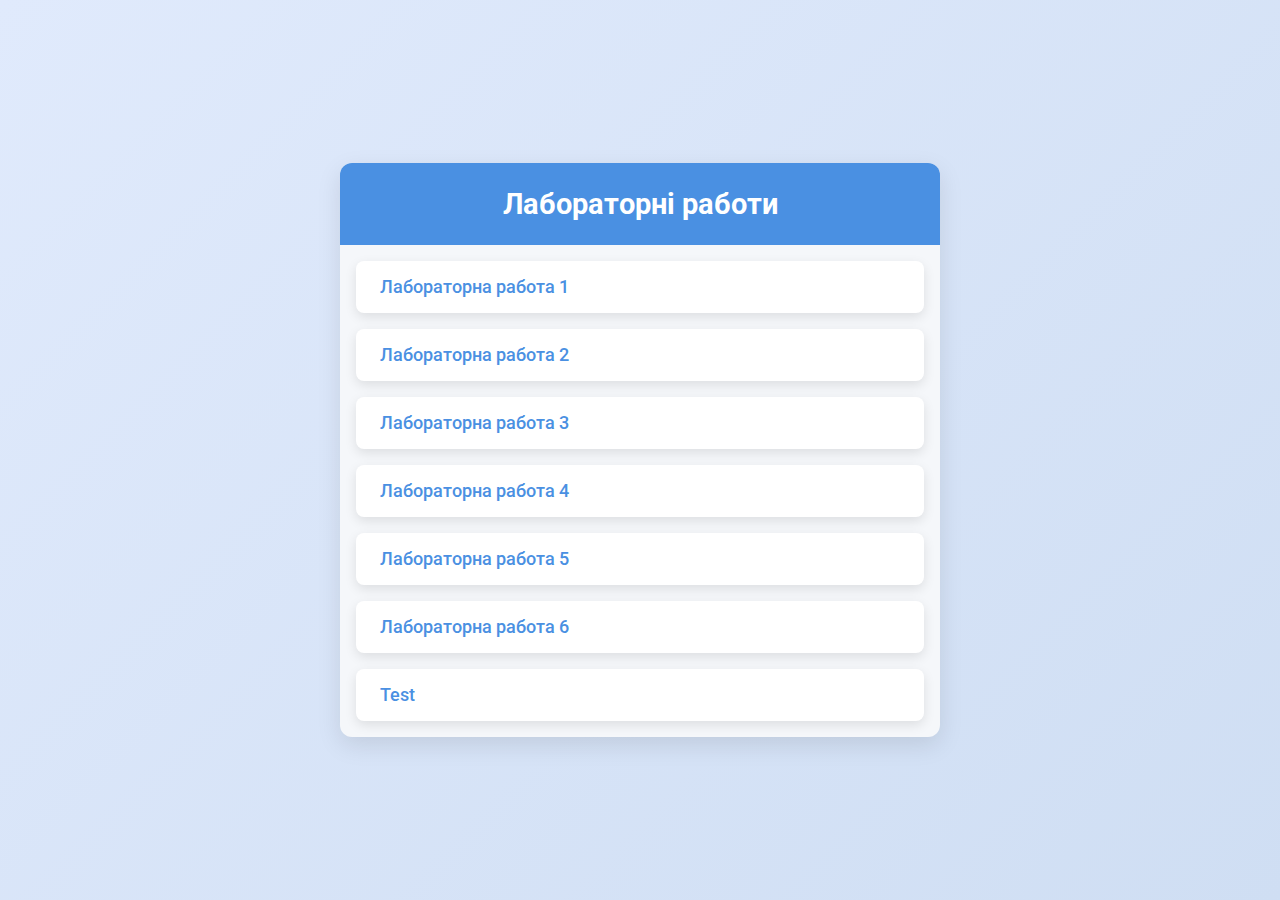
<file: index.html>
<!DOCTYPE html>
<html lang="ru">
<head>
    <meta charset="UTF-8">
    <meta name="viewport" content="width=device-width, initial-scale=1.0">
    <title>Лабораторні работи</title>
    <link href="https://fonts.googleapis.com/css2?family=Roboto:wght@400;500;700&display=swap" rel="stylesheet">
    <style>
        :root {
            --primary-color: #4a90e2;
            --secondary-color: #f5f7fa;
            --accent-color: #50e3c2;
            --text-color: #333;
            --bg-gradient: linear-gradient(135deg, #e0eafc 0%, #cfdef3 100%);
            --card-bg: #ffffff;
            --card-shadow: rgba(0, 0, 0, 0.1);
        }
        * {
            box-sizing: border-box;
            margin: 0;
            padding: 0;
        }
        body {
            font-family: 'Roboto', sans-serif;
            background: var(--bg-gradient);
            color: var(--text-color);
            min-height: 100vh;
            display: flex;
            align-items: center;
            justify-content: center;
            padding: 40px;
        }
        .container {
            max-width: 600px;
            width: 100%;
            background: var(--secondary-color);
            border-radius: 12px;
            box-shadow: 0 8px 24px var(--card-shadow);
            overflow: hidden;
        }
        header {
            background: var(--primary-color);
            padding: 24px;
            text-align: center;
        }
        header h1 {
            color: #fff;
            font-weight: 700;
            font-size: 1.8rem;
        }
        .lab-list {
            list-style: none;
        }
        .lab-list li {
            margin: 16px;
        }
        .lab-link {
            display: block;
            background: var(--card-bg);
            padding: 16px 24px;
            border-radius: 8px;
            text-decoration: none;
            color: var(--primary-color);
            font-weight: 500;
            font-size: 1.1rem;
            transition: transform 0.2s ease, box-shadow 0.2s ease;
            box-shadow: 0 4px 12px var(--card-shadow);
        }
        .lab-link:hover {
            transform: translateY(-4px);
            box-shadow: 0 6px 18px var(--card-shadow);
        }
        @media (max-width: 480px) {
            body {
                padding: 20px;
            }
            header h1 {
                font-size: 1.4rem;
            }
            .lab-link {
                font-size: 1rem;
                padding: 12px 20px;
            }
        }
    </style>
</head>
<body>
    <div class="container">
        <header>
            <h1>Лабораторні работи</h1>
        </header>
        <ul class="lab-list">
            <li><a class="lab-link" href="./1/index.html">Лабораторна работа 1</a></li>
            <li><a class="lab-link" href="./2/index.html">Лабораторна работа 2</a></li>
            <li><a class="lab-link" href="./3/index.html">Лабораторна работа 3</a></li>
            <li><a class="lab-link" href="./4/index.html">Лабораторна работа 4</a></li>
            <li><a class="lab-link" href="./5/index.html">Лабораторна работа 5</a></li>
            <li><a class="lab-link" href="./6/index.html">Лабораторна работа 6</a></li>
            <li><a class="lab-link" href="./test.html">Test</a></li>
           
        </ul>
    </div>
</body>
</html>
</file>
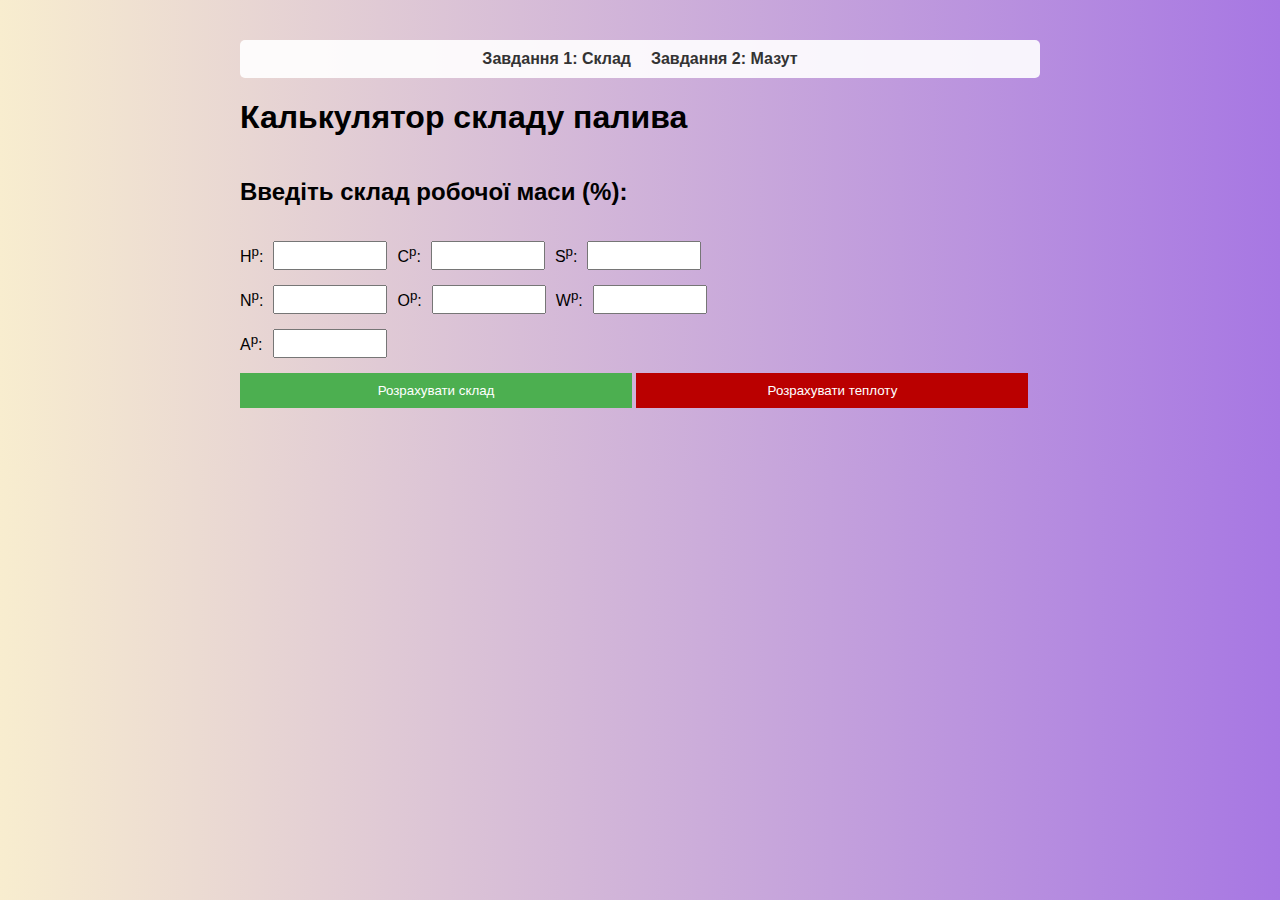
<file: 1/index.html>
<!DOCTYPE html>
<html lang="uk">
<head>
    <meta charset="UTF-8">
    <meta name="viewport" content="width=device-width, initial-scale=1.0">
    <title>Веб-калькулятор палива</title>
    
    <link rel="stylesheet" href="./styles/main.css">

</head>
<body>
    <nav class="nav-menu">
        <ul>
            <li><a href="./index.html">Завдання 1: Склад</a></li>
            <li><a href="./task2.html">Завдання 2: Мазут</a></li>
        </ul>
    </nav>

    
    <h1>Калькулятор складу палива</h1>
    <div class="container">
        <h2>Введіть склад робочої маси (%):</h2>
        <div class="input-group">
            <label>H<sup>p</sup>:</label>
            <input type="number" id="hp" step="0.1" min="0" max="100">
            <label>C<sup>p</sup>:</label>
            <input type="number" id="cp" step="0.1" min="0" max="100">
            <label>S<sup>p</sup>:</label>
            <input type="number" id="sp" step="0.1" min="0" max="100">
        </div>
        <div class="input-group">
            <label>N<sup>p</sup>:</label>
            <input type="number" id="np" step="0.1" min="0" max="100">
            <label>O<sup>p</sup>:</label>
            <input type="number" id="op" step="0.1" min="0" max="100">
            <label>W<sup>p</sup>:</label>
            <input type="number" id="wp" step="0.1" min="0" max="100">
        </div>
        <div class="input-group">
            <label>A<sup>p</sup>:</label>
            <input type="number" id="ap" step="0.1" min="0" max="100">
        </div>
        <div class="buttons">
            <button onclick="calculateTask1_1()" id="button_1">Розрахувати склад</button>
            <button onclick="calculateTask1_2()" id="button_2">Розрахувати теплоту</button>
        </div>
        
        <section>
            <div class="results" id="result_1" style="display: none;">
                <h3>Результати складу:</h3>
                <h4>Коефіцієнти переходу:</h4>
                <p>K<sup>суха</sup>: <span id="kcc"></span></p>
                <p>K<sup>горюча</sup>: <span id="kpt"></span></p>
                
                <h4>Склад сухої маси (%):</h4>
                <p>H<sup>c</sup>: <span id="hc"></span></p>
                <p>C<sup>c</sup>: <span id="cc"></span></p>
                <p>S<sup>c</sup>: <span id="sc"></span></p>
                <p>N<sup>c</sup>: <span id="nc"></span></p>
                <p>O<sup>c</sup>: <span id="oc"></span></p>
                <p>A<sup>c</sup>: <span id="ac"></span></p>
                
                <h4>Склад горючої маси (%):</h4>
                <p>H<sup>г</sup>: <span id="hg"></span></p>
                <p>C<sup>г</sup>: <span id="cg"></span></p>
                <p>S<sup>г</sup>: <span id="sg"></span></p>
                <p>N<sup>г</sup>: <span id="ng"></span></p>
                <p>O<sup>г</sup>: <span id="og"></span></p>
            </div>

            <div class="results" id="result_2" style="display: none;">
                <h3>Результати теплоти згоряння:</h3>
                <h4>Нижча теплота згоряння (МДж/кг):</h4>
                <p>Q<sup>p</sup>: <span id="qp"></span></p>
                <p>Q<sup>c</sup>: <span id="qc"></span></p>
                <p>Q<sup>г</sup>: <span id="qg"></span></p>
            </div>
        </section>
    </div>

    <script src="./scripts/task1.js"></script>
</body>
</html>
</file>
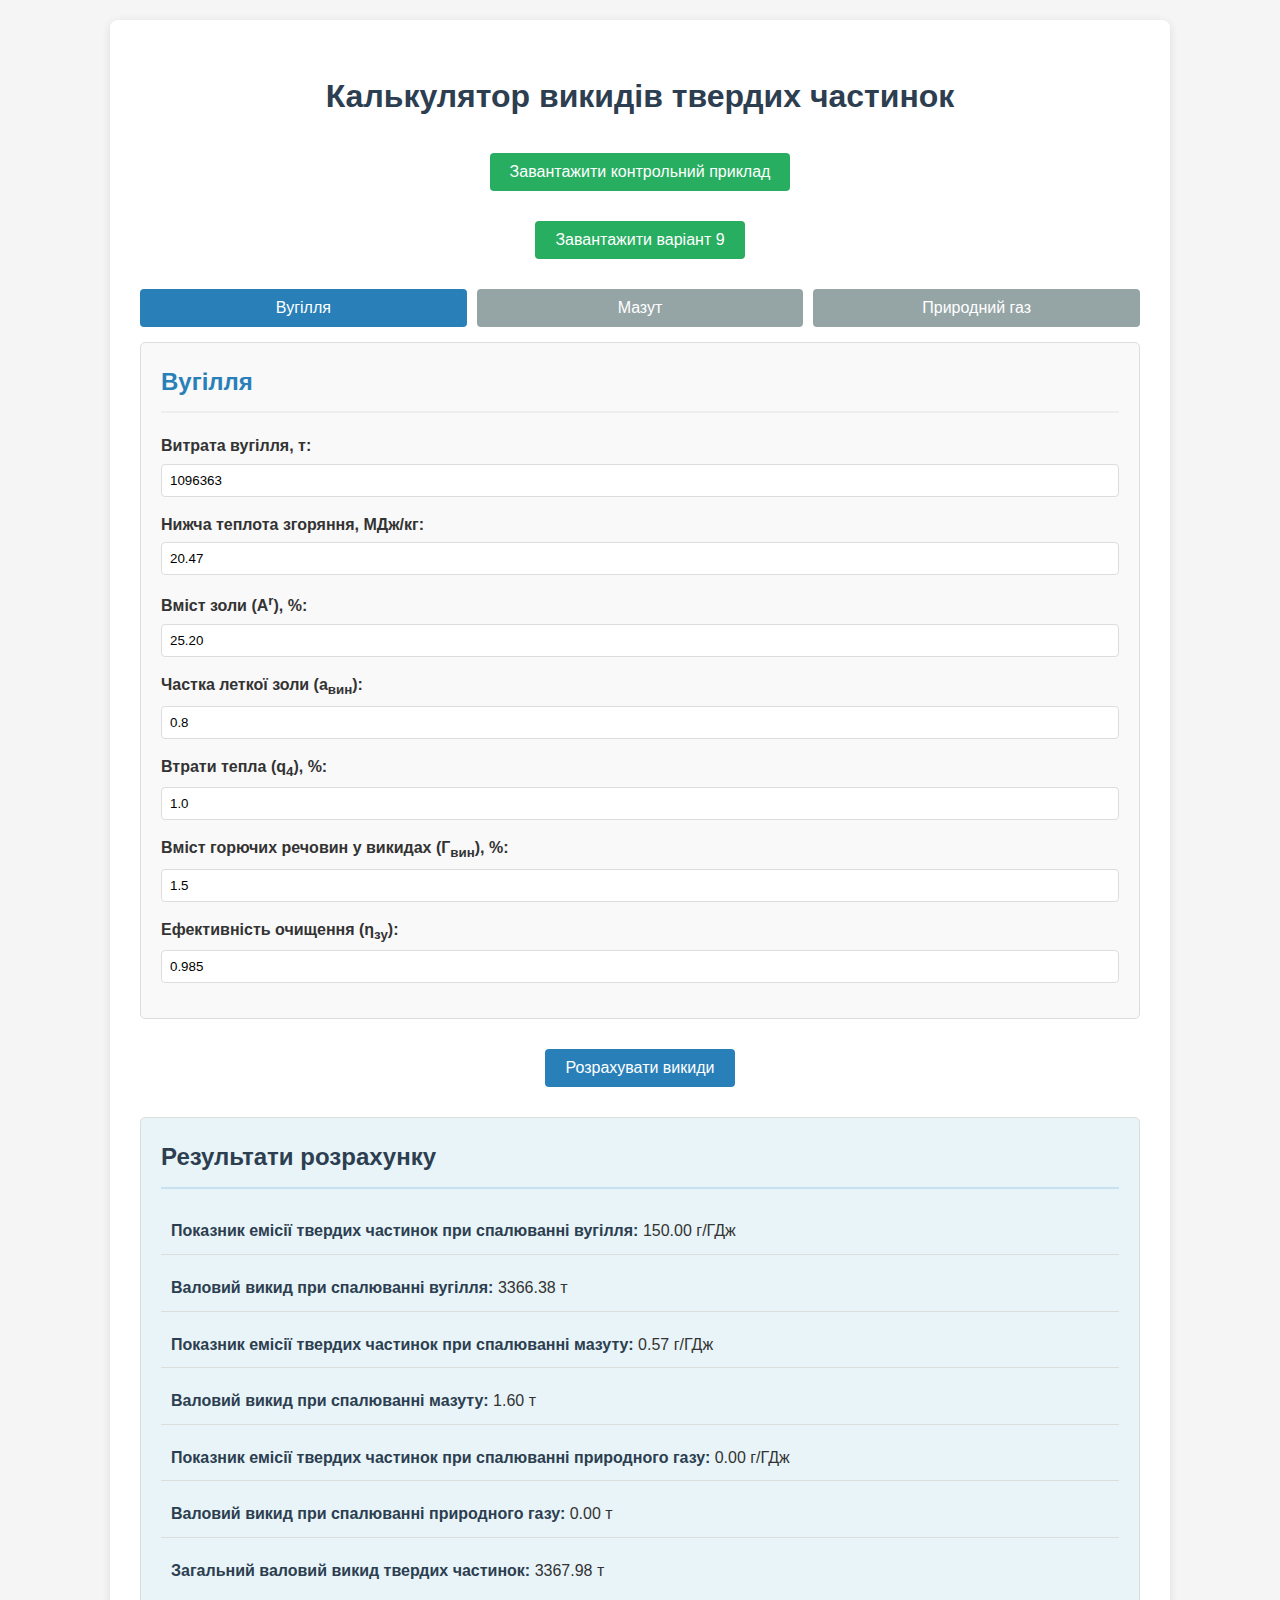
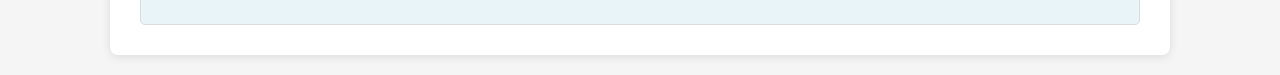
<file: 2/index.html>
<!DOCTYPE html>
<html lang="uk">
<head>
    <meta charset="UTF-8">
    <meta name="viewport" content="width=device-width, initial-scale=1.0">
    <title>Калькулятор викидів шкідливих речовин</title>
    <style>
        body {
            font-family: 'Segoe UI', Tahoma, Geneva, Verdana, sans-serif;
            line-height: 1.6;
            margin: 0;
            padding: 20px;
            background-color: #f5f5f5;
            color: #333;
        }
        .container {
            max-width: 1000px;
            margin: 0 auto;
            background-color: #fff;
            padding: 30px;
            border-radius: 8px;
            box-shadow: 0 2px 10px rgba(0, 0, 0, 0.1);
        }
        h1 {
            color: #2c3e50;
            text-align: center;
            margin-bottom: 30px;
        }
        .fuel-section {
            margin-bottom: 30px;
            padding: 20px;
            border: 1px solid #ddd;
            border-radius: 5px;
            background-color: #f9f9f9;
        }
        .fuel-section h2 {
            color: #2980b9;
            margin-top: 0;
            margin-bottom: 20px;
            border-bottom: 2px solid #eee;
            padding-bottom: 10px;
        }
        .form-group {
            margin-bottom: 15px;
        }
        label {
            display: block;
            margin-bottom: 5px;
            font-weight: 600;
        }
        input[type="number"] {
            width: 100%;
            padding: 8px;
            border: 1px solid #ddd;
            border-radius: 4px;
            box-sizing: border-box;
        }
        button {
            background-color: #2980b9;
            color: white;
            border: none;
            padding: 10px 20px;
            border-radius: 4px;
            cursor: pointer;
            font-size: 16px;
            display: block;
            margin: 30px auto;
            transition: background-color 0.3s;
        }
        button:hover {
            background-color: #3498db;
        }
        .results {
            margin-top: 30px;
            padding: 20px;
            border: 1px solid #ddd;
            border-radius: 5px;
            background-color: #e8f4f8;
        }
        .results h2 {
            color: #2c3e50;
            margin-top: 0;
            border-bottom: 2px solid #c8e1f0;
            padding-bottom: 10px;
        }
        .result-item {
            margin-bottom: 10px;
            padding: 10px;
            border-bottom: 1px solid #ddd;
        }
        .result-item:last-child {
            border-bottom: none;
        }
        .result-label {
            font-weight: 600;
            color: #2c3e50;
        }
        .preset-section {
            margin-bottom: 20px;
            text-align: center;
        }
        .preset-btn {
            background-color: #27ae60;
            margin-top: 20px;
        }
        .preset-btn:hover {
            background-color: #2ecc71;
        }
        .fuel-toggle {
            display: flex;
            gap: 10px;
            margin-bottom: 15px;
        }
        .fuel-toggle button {
            flex: 1;
            margin: 0;
            background-color: #95a5a6;
        }
        .fuel-toggle button.active {
            background-color: #2980b9;
        }
        @media (max-width: 768px) {
            .container {
                padding: 15px;
            }
            .fuel-section {
                padding: 15px;
            }
        }
    </style>
</head>
<body>
    <div class="container">
        <h1>Калькулятор викидів твердих частинок</h1>
        
        <div class="preset-section">
            <button id="controlExample" class="preset-btn">Завантажити контрольний приклад</button>
            <button id="variant" class="preset-btn">Завантажити варіант 9</button>
        </div>

        <div class="fuel-toggle">
            <button id="toggleCoal" class="active">Вугілля</button>
            <button id="toggleMazut">Мазут</button>
            <button id="toggleGas">Природний газ</button>
        </div>

        <div id="coalSection" class="fuel-section">
            <h2>Вугілля</h2>
            <div class="form-group">
                <label for="coalConsumption">Витрата вугілля, т:</label>
                <input type="number" id="coalConsumption" step="0.01" value="1096363">
            </div>
            <div class="form-group">
                <label for="coalCalorificValue">Нижча теплота згоряння, МДж/кг:</label>
                <input type="number" id="coalCalorificValue" step="0.01" value="20.47">
            </div>
            <div class="form-group">
                <label for="coalAshContent">Вміст золи (A<sup>r</sup>), %:</label>
                <input type="number" id="coalAshContent" step="0.01" value="25.20">
            </div>
            <div class="form-group">
                <label for="coalAshRemoval">Частка леткої золи (a<sub>вин</sub>):</label>
                <input type="number" id="coalAshRemoval" step="0.01" value="0.8">
            </div>
            <div class="form-group">
                <label for="coalHeatLoss">Втрати тепла (q<sub>4</sub>), %:</label>
                <input type="number" id="coalHeatLoss" step="0.01" value="1.0">
            </div>
            <div class="form-group">
                <label for="coalCombustible">Вміст горючих речовин у викидах (Г<sub>вин</sub>), %:</label>
                <input type="number" id="coalCombustible" step="0.01" value="1.5">
            </div>
            <div class="form-group">
                <label for="coalFilterEfficiency">Ефективність очищення (η<sub>зу</sub>):</label>
                <input type="number" id="coalFilterEfficiency" step="0.001" value="0.985">
            </div>
        </div>

        <div id="mazutSection" class="fuel-section" style="display: none;">
            <h2>Мазут</h2>
            <div class="form-group">
                <label for="mazutConsumption">Витрата мазуту, т:</label>
                <input type="number" id="mazutConsumption" step="0.01" value="70945">
            </div>
            <div class="form-group">
                <label for="mazutCalorificValue">Нижча теплота згоряння, МДж/кг:</label>
                <input type="number" id="mazutCalorificValue" step="0.01" value="39.59">
            </div>
            <div class="form-group">
                <label for="mazutAshContent">Вміст золи (A<sup>c</sup>), %:</label>
                <input type="number" id="mazutAshContent" step="0.01" value="0.15">
            </div>
            <div class="form-group">
                <label for="mazutWaterContent">Вологість (W<sup>r</sup>), %:</label>
                <input type="number" id="mazutWaterContent" step="0.01" value="2.0">
            </div>
            <div class="form-group">
                <label for="mazutFilterEfficiency">Ефективність очищення (η<sub>зу</sub>):</label>
                <input type="number" id="mazutFilterEfficiency" step="0.001" value="0.985">
            </div>
        </div>

        <div id="gasSection" class="fuel-section" style="display: none;">
            <h2>Природний газ</h2>
            <div class="form-group">
                <label for="gasConsumption">Витрата газу, тис. м<sup>3</sup>:</label>
                <input type="number" id="gasConsumption" step="0.01" value="84762">
            </div>
            <div class="form-group">
                <label for="gasCalorificValue">Нижча теплота згоряння, МДж/м<sup>3</sup>:</label>
                <input type="number" id="gasCalorificValue" step="0.01" value="33.08">
            </div>
            <div class="form-group">
                <label for="gasDensity">Густина газу, кг/м<sup>3</sup>:</label>
                <input type="number" id="gasDensity" step="0.001" value="0.723">
            </div>
        </div>

        <button id="calculate">Розрахувати викиди</button>

        <div class="results" id="results">
            <h2>Результати розрахунку</h2>
            <div class="result-item">
                <span class="result-label">Показник емісії твердих частинок при спалюванні вугілля:</span>
                <span id="coalEmissionFactor">-</span> г/ГДж
            </div>
            <div class="result-item">
                <span class="result-label">Валовий викид при спалюванні вугілля:</span>
                <span id="coalEmission">-</span> т
            </div>
            <div class="result-item">
                <span class="result-label">Показник емісії твердих частинок при спалюванні мазуту:</span>
                <span id="mazutEmissionFactor">-</span> г/ГДж
            </div>
            <div class="result-item">
                <span class="result-label">Валовий викид при спалюванні мазуту:</span>
                <span id="mazutEmission">-</span> т
            </div>
            <div class="result-item">
                <span class="result-label">Показник емісії твердих частинок при спалюванні природного газу:</span>
                <span id="gasEmissionFactor">-</span> г/ГДж
            </div>
            <div class="result-item">
                <span class="result-label">Валовий викид при спалюванні природного газу:</span>
                <span id="gasEmission">-</span> т
            </div>
            <div class="result-item">
                <span class="result-label">Загальний валовий викид твердих частинок:</span>
                <span id="totalEmission">-</span> т
            </div>
        </div>
    </div>

    <script>
        document.addEventListener('DOMContentLoaded', function() {
            const Q_C = 32.68;
        
            const calculateBtn = document.getElementById('calculate');
            const controlExampleBtn = document.getElementById('controlExample');
            const variant9Btn = document.getElementById('variant');
        
            const toggleCoalBtn = document.getElementById('toggleCoal');
            const toggleMazutBtn = document.getElementById('toggleMazut');
            const toggleGasBtn = document.getElementById('toggleGas');
        
            const coalSection = document.getElementById('coalSection');
            const mazutSection = document.getElementById('mazutSection');
            const gasSection = document.getElementById('gasSection');
        
            const coalEmissionFactorEl = document.getElementById('coalEmissionFactor');
            const coalEmissionEl = document.getElementById('coalEmission');
            const mazutEmissionFactorEl = document.getElementById('mazutEmissionFactor');
            const mazutEmissionEl = document.getElementById('mazutEmission');
            const gasEmissionFactorEl = document.getElementById('gasEmissionFactor');
            const gasEmissionEl = document.getElementById('gasEmission');
            const totalEmissionEl = document.getElementById('totalEmission');
        
            function showSection(section) {
                coalSection.style.display = 'none';
                mazutSection.style.display = 'none';
                gasSection.style.display = 'none';
        
                toggleCoalBtn.classList.remove('active');
                toggleMazutBtn.classList.remove('active');
                toggleGasBtn.classList.remove('active');
        
                if (section === 'coal') {
                    coalSection.style.display = 'block';
                    toggleCoalBtn.classList.add('active');
                } else if (section === 'mazut') {
                    mazutSection.style.display = 'block';
                    toggleMazutBtn.classList.add('active');
                } else if (section === 'gas') {
                    gasSection.style.display = 'block';
                    toggleGasBtn.classList.add('active');
                }
            }
        
            toggleCoalBtn.addEventListener('click', function() { showSection('coal'); });
            toggleMazutBtn.addEventListener('click', function() { showSection('mazut'); });
            toggleGasBtn.addEventListener('click', function() { showSection('gas'); });
        
            function calculateEmissions() {
                const B_coal = parseFloat(document.getElementById("coalConsumption").value) || 0;
                const Qr_coal = parseFloat(document.getElementById("coalCalorificValue").value) || 0;
        
                const B_mazut = parseFloat(document.getElementById("mazutConsumption").value) || 0;
                const Qr_mazut = parseFloat(document.getElementById("mazutCalorificValue").value) || 0;
        
                const B_gas = parseFloat(document.getElementById("gasConsumption").value) || 0;
                const Qr_gas = parseFloat(document.getElementById("gasCalorificValue").value) || 0;
                const gas_density = parseFloat(document.getElementById("gasDensity").value) || 0.723;
        
                const k_tv_coal = 150;
                const k_tv_mazut = 0.57;
                const k_tv_gas = 0;
        
                const E_coal = 1e-6 * k_tv_coal * Qr_coal * B_coal;
                const E_mazut = 1e-6 * k_tv_mazut * Qr_mazut * B_mazut;
                const E_gas = 1e-6 * k_tv_gas * Qr_gas * B_gas * 1000 * gas_density;
        
                coalEmissionFactorEl.textContent = k_tv_coal.toFixed(2);
                coalEmissionEl.textContent = E_coal.toFixed(2);
        
                mazutEmissionFactorEl.textContent = k_tv_mazut.toFixed(2);
                mazutEmissionEl.textContent = E_mazut.toFixed(2);
        
                gasEmissionFactorEl.textContent = k_tv_gas.toFixed(2);
                gasEmissionEl.textContent = E_gas.toFixed(2);
        
                const totalEmissions = E_coal + E_mazut + E_gas;
                totalEmissionEl.textContent = totalEmissions.toFixed(2);
            }
        
            calculateBtn.addEventListener('click', calculateEmissions);
        
            controlExampleBtn.addEventListener('click', function() {

                document.getElementById("coalConsumption").value = 1096363;
                document.getElementById("coalCalorificValue").value = 20.47;
                document.getElementById("coalAshContent").value = 25.20;
                document.getElementById("coalAshRemoval").value = 0.8;
                document.getElementById("coalHeatLoss").value = 1.0;
                document.getElementById("coalCombustible").value = 1.5;
                document.getElementById("coalFilterEfficiency").value = 0.985;
        
                document.getElementById("mazutConsumption").value = 70945;
                document.getElementById("mazutCalorificValue").value = 39.59;
                document.getElementById("mazutAshContent").value = 0.15;
                document.getElementById("mazutWaterContent").value = 2.0;
                document.getElementById("mazutFilterEfficiency").value = 0.985;
        
                document.getElementById("gasConsumption").value = 84762;
                document.getElementById("gasCalorificValue").value = 33.08;
                document.getElementById("gasDensity").value = 0.723;
        
                calculateEmissions();
            });
        
            variant9Btn.addEventListener('click', function() {

                document.getElementById("coalConsumption").value = 1500000;
                document.getElementById("coalCalorificValue").value = 19.5;
                document.getElementById("coalAshContent").value = 27.0;
                document.getElementById("coalAshRemoval").value = 0.75;
                document.getElementById("coalHeatLoss").value = 1.2;
                document.getElementById("coalCombustible").value = 2.0;
                document.getElementById("coalFilterEfficiency").value = 0.980;
        
                document.getElementById("mazutConsumption").value = 80000;
                document.getElementById("mazutCalorificValue").value = 40.0;
                document.getElementById("mazutAshContent").value = 0.2;
                document.getElementById("mazutWaterContent").value = 1.5;
                document.getElementById("mazutFilterEfficiency").value = 0.980;
        
                document.getElementById("gasConsumption").value = 90000;
                document.getElementById("gasCalorificValue").value = 34.0;
                document.getElementById("gasDensity").value = 0.720;
        
                calculateEmissions();
            });

            calculateEmissions();
        });
        </script>
        
</body>
</html>
</file>
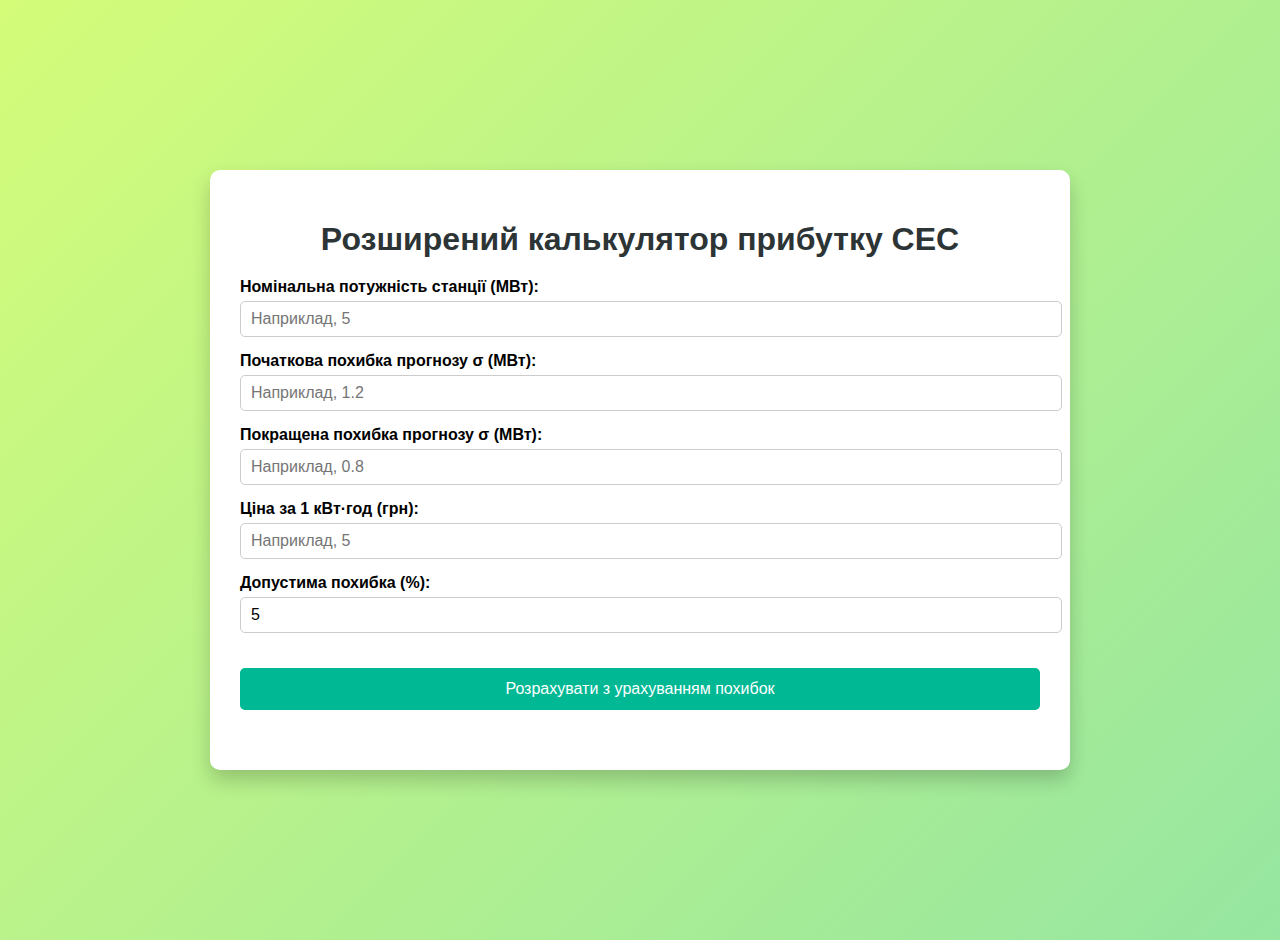
<file: 3/index.html>
<!DOCTYPE html>
<html lang="uk">
<head>
    <meta charset="UTF-8">
    <meta name="viewport" content="width=device-width, initial-scale=1.0">
    <title>Розширений калькулятор прибутку СЕС</title>
    <style>
        body {
            font-family: 'Roboto', sans-serif;
            background: linear-gradient(135deg, #d4fc79 0%, #96e6a1 100%);
            margin: 0;
            padding: 20px;
            min-height: 100vh;
            display: flex;
            align-items: center;
            justify-content: center;
        }
        .container {
            background: white;
            padding: 30px;
            border-radius: 10px;
            box-shadow: 0 10px 20px rgba(0,0,0,0.2);
            width: 100%;
            max-width: 800px;
            margin: 20px 0;
        }
        h1 {
            text-align: center;
            color: #2d3436;
            margin-bottom: 20px;
        }
        .form-group {
            margin-bottom: 15px;
        }
        label {
            display: block;
            font-weight: 600;
            margin-bottom: 5px;
        }
        input {
            width: 100%;
            padding: 8px 10px;
            border: 1px solid #ccc;
            border-radius: 5px;
            font-size: 16px;
        }
        button {
            background-color: #00b894;
            color: white;
            border: none;
            padding: 12px;
            width: 100%;
            font-size: 16px;
            border-radius: 5px;
            margin-top: 20px;
            cursor: pointer;
            transition: background-color 0.3s;
        }
        button:hover {
            background-color: #019875;
        }
        .result-container {
            margin-top: 30px;
        }
        .result-group {
            margin-bottom: 20px;
            padding: 15px;
            background-color: #f1f2f6;
            border-radius: 8px;
            border-left: 5px solid #00b894;
        }
        .result-group h3 {
            margin-top: 0;
            color: #2d3436;
        }
        .result-row {
            display: flex;
            justify-content: space-between;
            margin-bottom: 8px;
        }
        .result-label {
            font-weight: 500;
        }
        .result-value {
            font-weight: 600;
        }
        .highlight {
            color: #00b894;
        }
        .final-result {
            background-color: #00b894;
            color: white;
            padding: 15px;
            border-radius: 8px;
            text-align: center;
        }
        .final-result h3 {
            margin-top: 0;
        }
        .final-value {
            font-size: 20px;
            font-weight: 700;
        }
        .tabs {
            display: flex;
            margin-bottom: 20px;
        }
        .tab {
            padding: 10px 20px;
            cursor: pointer;
            background: #f1f2f6;
            border-radius: 5px 5px 0 0;
            margin-right: 5px;
        }
        .tab.active {
            background: #00b894;
            color: white;
        }
        .tab-content {
            display: none;
        }
        .tab-content.active {
            display: block;
        }
    </style>
</head>
<body>

<div class="container">
    <h1>Розширений калькулятор прибутку СЕС</h1>
    
    <div id="advancedTab" class="tab-content active">
        <div class="form-group">
            <label for="nominalPower">Номінальна потужність станції (МВт):</label>
            <input type="number" id="nominalPower" step="0.01" placeholder="Наприклад, 5">
        </div>

        <div class="form-group">
            <label for="initialSigma">Початкова похибка прогнозу σ (МВт):</label>
            <input type="number" id="initialSigma" step="0.01" placeholder="Наприклад, 1.2">
        </div>

        <div class="form-group">
            <label for="improvedSigma">Покращена похибка прогнозу σ (МВт):</label>
            <input type="number" id="improvedSigma" step="0.01" placeholder="Наприклад, 0.8">
        </div>

        <div class="form-group">
            <label for="electricityPrice">Ціна за 1 кВт·год (грн):</label>
            <input type="number" id="electricityPrice" step="0.01" placeholder="Наприклад, 5">
        </div>

        <div class="form-group">
            <label for="allowedErrorPercent">Допустима похибка (%):</label>
            <input type="number" id="allowedErrorPercent" step="0.1" value="5" placeholder="Наприклад, 5">
        </div>

        <button id="calculateBtn">Розрахувати з урахуванням похибок</button>
        
        <div id="resultContainer" class="result-container"></div>
    </div>
</div>

<script>
    const MathUtils = {
        erf: function(x) {
            const a1 =  0.254829592; const a2 = -0.284496736;
            const a3 =  1.421413741; const a4 = -1.453152027;
            const a5 =  1.061405429; const p  =  0.3275911;
            const sign = (x >= 0) ? 1 : -1; 
            x = Math.abs(x);
            const t = 1.0 / (1.0 + p * x);
            const y = 1.0 - (((((a5 * t + a4) * t) + a3) * t + a2) * t + a1) * Math.exp(-x * x);
            return sign * y;
        },

        standardNormalCDF: function(z) {
            return 0.5 * (1 + this.erf(z / Math.SQRT2));
        },
        
        normalCDF: function(x, mu, sigma) {
            if (sigma <= 0) return (x < mu) ? 0 : 1;
            return this.standardNormalCDF((x - mu) / sigma);
        }
    };
    
    const FormatUtils = {
        formatThousands: function(value) {
            if (isNaN(value)) return 'N/A';
            return (value / 1000).toFixed(2);
        },
        
        formatPercent: function(value) {
            return value.toFixed(2);
        },
        
        formatEnergy: function(value) {
            return value.toFixed(2);
        },
        
        formatMoney: function(value) {
            return value.toFixed(2);
        }
    };
    
    class ProfitCalculator {
        constructor() {
            this.values = {};
            this.results = {};
        }
        
        collectInputData() {
            this.values.nominalPower = parseFloat(document.getElementById('nominalPower').value);
            this.values.initialSigma = parseFloat(document.getElementById('initialSigma').value);
            this.values.improvedSigma = parseFloat(document.getElementById('improvedSigma').value);
            this.values.electricityPriceKWh = parseFloat(document.getElementById('electricityPrice').value);
            this.values.allowedErrorPercent = parseFloat(document.getElementById('allowedErrorPercent').value);
        }
        
        validateInputData() {
            const { nominalPower, initialSigma, improvedSigma, electricityPriceKWh, allowedErrorPercent } = this.values;
            
            if (isNaN(nominalPower) || isNaN(initialSigma) || isNaN(improvedSigma) || 
                isNaN(electricityPriceKWh) || isNaN(allowedErrorPercent)) {
              throw new Error("Будь ласка, заповніть всі поля числовими значеннями.");
            }
            
            if (nominalPower <= 0) {
              throw new Error("Номінальна потужність повинна бути більше нуля.");
            }
            
            if (initialSigma <= 0 || improvedSigma <= 0) {
              throw new Error("Значення похибок прогнозу повинні бути більше нуля.");
            }
            
            if (electricityPriceKWh <= 0) {
              throw new Error("Вартість електроенергії повинна бути більше нуля.");
            }
            
            if (allowedErrorPercent < 0) {
              throw new Error("Допустима похибка не може бути від'ємною.");
            }
        }
        
        calculateBaseParameters() {
            const { nominalPower, allowedErrorPercent } = this.values;
            
            this.values.pricePerMWh = this.values.electricityPriceKWh * 1000; 
            this.values.allowedDeviation = nominalPower * (allowedErrorPercent / 100);
            this.values.lowerBound = nominalPower - this.values.allowedDeviation;
            this.values.upperBound = nominalPower + this.values.allowedDeviation;
            this.values.hours = 24;
            this.values.totalEnergyPerDay = nominalPower * this.values.hours;
        }
        
        calculateInitialState() {
            const { lowerBound, upperBound, nominalPower, initialSigma, totalEnergyPerDay, pricePerMWh } = this.values;

            const deltaW1_raw = MathUtils.normalCDF(upperBound, nominalPower, initialSigma) - 
                            MathUtils.normalCDF(lowerBound, nominalPower, initialSigma);
            const deltaW1_percent = deltaW1_raw * 100;

            const W1 = totalEnergyPerDay * deltaW1_raw;
            const Pi1 = W1 * pricePerMWh;
            
            const W2 = totalEnergyPerDay * (1 - deltaW1_raw);
            const LLI1 = W2 * pricePerMWh;
            
            const Result1 = Pi1 - LLI1;
            
            this.results.initial = {
              deltaW_raw: deltaW1_raw,
              deltaW_percent: deltaW1_percent,
              energyNoImbalance: W1,
              profitNoImbalance: Pi1,
              energyWithImbalance: W2,
              penaltyForImbalance: LLI1,
              totalResult: Result1
            };
        }
        
        calculateImprovedState() {
            const { lowerBound, upperBound, nominalPower, improvedSigma, totalEnergyPerDay, pricePerMWh } = this.values;
            
            const deltaW2_raw = MathUtils.normalCDF(upperBound, nominalPower, improvedSigma) - 
                            MathUtils.normalCDF(lowerBound, nominalPower, improvedSigma);
            const deltaW2_percent = deltaW2_raw * 100;
            
            const W3 = totalEnergyPerDay * deltaW2_raw;
            const Pi2 = W3 * pricePerMWh;
            
            const W4 = totalEnergyPerDay * (1 - deltaW2_raw);
            const LLI2 = W4 * pricePerMWh;
            
            const Result2 = Pi2 - LLI2;
            
            this.results.improved = {
              deltaW_raw: deltaW2_raw,
              deltaW_percent: deltaW2_percent,
              energyNoImbalance: W3,
              profitNoImbalance: Pi2,
              energyWithImbalance: W4,
              penaltyForImbalance: LLI2,
              totalResult: Result2
            };
        }
        
        calculateEffect() {
            this.results.effect = {
              additionalProfit: this.results.improved.totalResult - this.results.initial.totalResult
            };
        }
        
        calculate() {
            this.collectInputData();
            this.validateInputData();
            this.calculateBaseParameters();
            this.calculateInitialState();
            this.calculateImprovedState();
            this.calculateEffect();
            
            return this.results;
        }
    }
    
    class ResultRenderer {
        constructor(containerId) {
            this.container = document.getElementById(containerId);
        }
        
        renderError(errorMessage) {
            this.container.innerHTML = `
              <div class="result-group" style="border-left-color: #e74c3c;">
                <h3 style="color: #e74c3c;">Помилка</h3>
                <p>${errorMessage}</p>
              </div>
            `;
        }
        
        renderResults(results, inputValues) {
            const { initial, improved, effect } = results;
            
            this.container.innerHTML = `
              <div class="result-group">
                <h3>Початковий стан (σ = ${inputValues.initialSigma.toFixed(2)} МВт)</h3>
                <div class="result-row">
                  <span class="result-label">Частка енергії без небалансів (δ<sub>W1</sub>):</span>
                  <span class="result-value">${FormatUtils.formatPercent(initial.deltaW_percent)} %</span>
                </div>
                <div class="result-row">
                  <span class="result-label">Енергія без небалансів (W<sub>1</sub>):</span>
                  <span class="result-value">${FormatUtils.formatEnergy(initial.energyNoImbalance)} МВт-год</span>
                </div>
                <div class="result-row">
                  <span class="result-label">Прибуток від W<sub>1</sub> (Π<sub>1</sub>):</span>
                  <span class="result-value">${FormatUtils.formatThousands(initial.profitNoImbalance)} тис. грн</span>
                </div>
                <div class="result-row">
                  <span class="result-label">Енергія з небалансами (W<sub>2</sub>):</span>
                  <span class="result-value">${FormatUtils.formatEnergy(initial.energyWithImbalance)} МВт-год</span>
                </div>
                <div class="result-row">
                  <span class="result-label">Штраф за W<sub>2</sub> (LLI<sub>1</sub>):</span>
                  <span class="result-value">${FormatUtils.formatThousands(initial.penaltyForImbalance)} тис. грн</span>
                </div>
                <div class="result-row">
                  <span class="result-label highlight">Загальний результат 1:</span>
                  <span class="result-value highlight">${FormatUtils.formatThousands(initial.totalResult)} тис. грн</span>
                </div>
              </div>
              
              <div class="result-group">
                <h3>Покращений стан (σ = ${inputValues.improvedSigma.toFixed(2)} МВт)</h3>
                <div class="result-row">
                  <span class="result-label">Частка енергії без небалансів (δ<sub>W2</sub>):</span>
                  <span class="result-value">${FormatUtils.formatPercent(improved.deltaW_percent)} %</span>
                </div>
                <div class="result-row">
                  <span class="result-label">Енергія без небалансів (W<sub>3</sub>):</span>
                  <span class="result-value">${FormatUtils.formatEnergy(improved.energyNoImbalance)} МВт-год</span>
                </div>
                <div class="result-row">
                  <span class="result-label">Прибуток від W<sub>3</sub> (Π<sub>2</sub>):</span>
                  <span class="result-value">${FormatUtils.formatThousands(improved.profitNoImbalance)} тис. грн</span>
                </div>
                <div class="result-row">
                  <span class="result-label">Енергія з небалансами (W<sub>4</sub>):</span>
                  <span class="result-value">${FormatUtils.formatEnergy(improved.energyWithImbalance)} МВт-год</span>
                </div>
                <div class="result-row">
                  <span class="result-label">Штраф за W<sub>4</sub> (LLI<sub>2</sub>):</span>
                  <span class="result-value">${FormatUtils.formatThousands(improved.penaltyForImbalance)} тис. грн</span>
                </div>
                <div class="result-row">
                  <span class="result-label highlight">Загальний результат 2:</span>
                  <span class="result-value highlight">${FormatUtils.formatThousands(improved.totalResult)} тис. грн</span>
                </div>
              </div>
              
              <div class="final-result">
                <h3>Ефект від вдосконалення</h3>
                <div class="final-value">
                  Додатковий прибуток: ${FormatUtils.formatThousands(effect.additionalProfit)} тис. грн
                </div>
              </div>
            `;
        }
    }
    
    document.addEventListener('DOMContentLoaded', function() {
        const tabs = document.querySelectorAll('.tab');
        
        tabs.forEach(tab => {
            tab.addEventListener('click', function() {
                tabs.forEach(t => t.classList.remove('active'));
                
                this.classList.add('active');
                
                document.querySelectorAll('.tab-content').forEach(content => {
                    content.classList.remove('active');
                });
                
                const tabId = this.getAttribute('data-tab');
                if (tabId === 'advanced') {
                    document.getElementById('advancedTab').classList.add('active');
                }
            });
        });
        
        const calculator = new ProfitCalculator();
        const renderer = new ResultRenderer('resultContainer');
        
        document.getElementById('calculateBtn').addEventListener('click', function() {
            try {
                const results = calculator.calculate();
                renderer.renderResults(results, calculator.values);
            } catch (error) {
                renderer.renderError(error.message);
            }
        });
    });
</script>

</body>
</html>
</file>
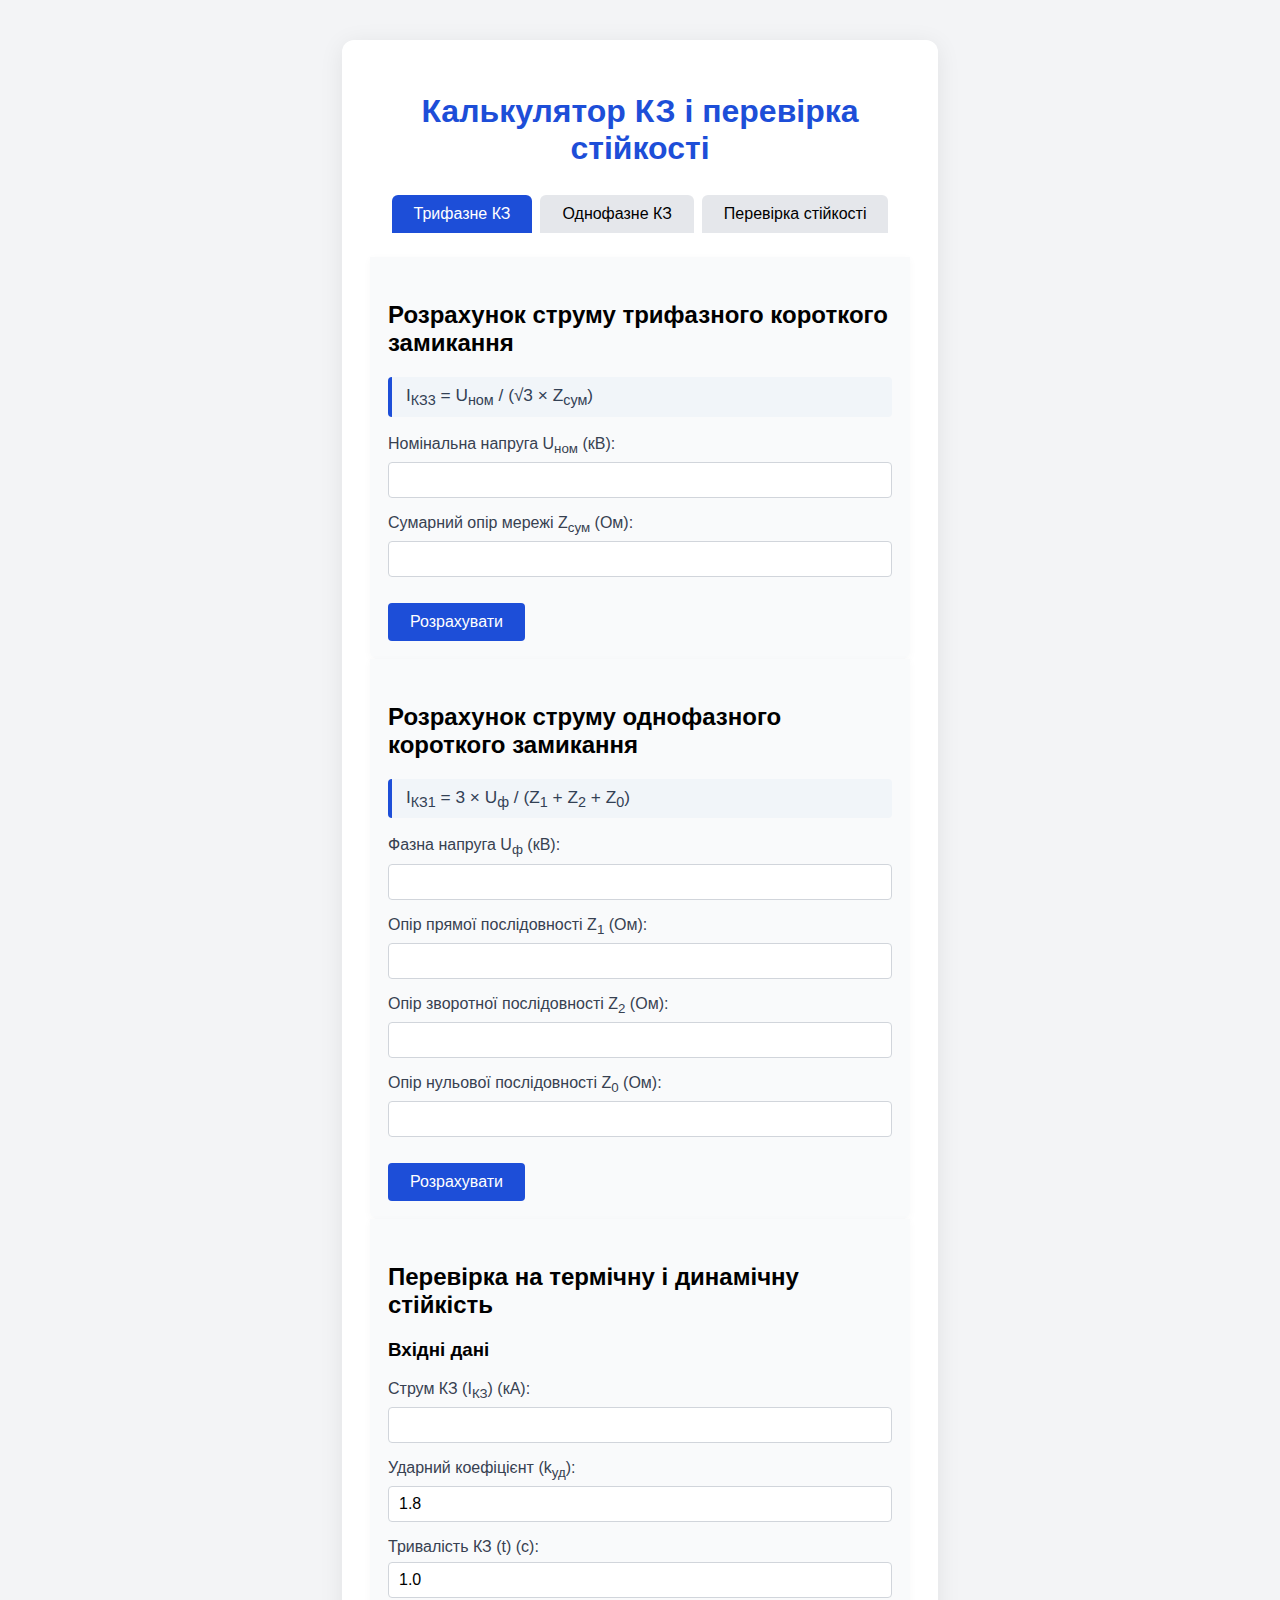
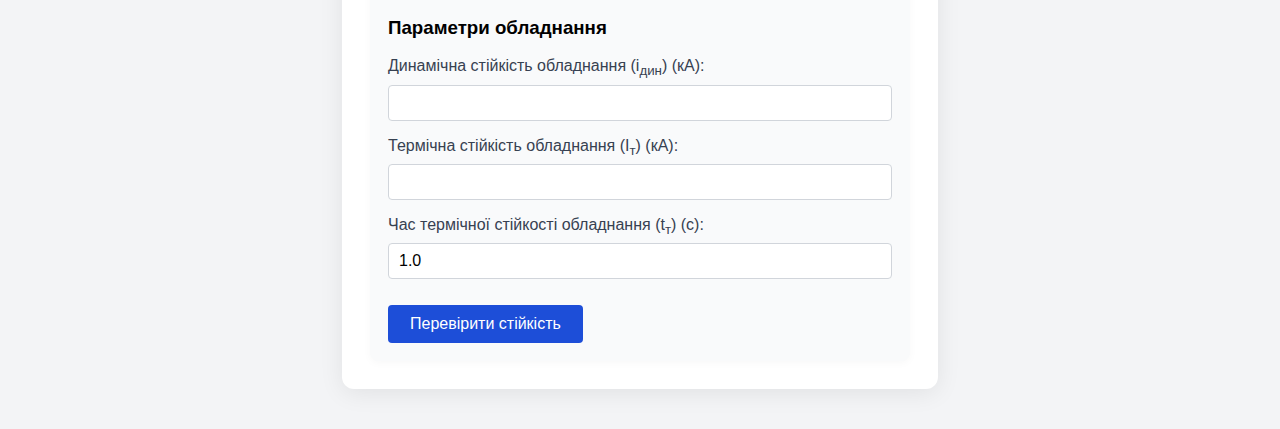
<file: 4/index.html>
<!DOCTYPE html>
<html lang="uk">
<head>
    <meta charset="UTF-8">
    <meta name="viewport" content="width=device-width, initial-scale=1.0">
    <title>Веб-калькулятор для розрахунку КЗ</title>

    <style>
        body {
            font-family: 'Segoe UI', Arial, sans-serif;
            background: #f3f4f6;
            margin: 0;
            padding: 0;
        }
        .container {
            max-width: 540px;
            margin: 40px auto;
            background: #fff;
            border-radius: 12px;
            box-shadow: 0 4px 24px rgba(0,0,0,0.08);
            padding: 32px 28px 28px 28px;
        }
        h1 {
            text-align: center;
            color: #1d4ed8;
            margin-bottom: 28px;
        }
        .tab {
            display: flex;
            justify-content: center;
            margin-bottom: 24px;
            gap: 8px;
        }
        .tab-button {
            background: #e5e7eb;
            border: none;
            outline: none;
            padding: 10px 22px;
            border-radius: 6px 6px 0 0;
            cursor: pointer;
            font-size: 1rem;
            transition: background 0.2s, color 0.2s;
        }
        .tab-button.active {
            background-color: #1d4ed8;
            color: white;
        }
        .tab-content {
            background: #f9fafb;
            border-radius: 0 0 8px 8px;
            padding: 24px 18px 18px 18px;
            box-shadow: 0 2px 8px rgba(0,0,0,0.03);
        }
        .form-group {
            margin-bottom: 16px;
            display: flex;
            flex-direction: column;
        }
        label {
            margin-bottom: 6px;
            color: #374151;
            font-size: 1rem;
        }
        input[type="number"] {
            padding: 8px 10px;
            border: 1px solid #d1d5db;
            border-radius: 4px;
            font-size: 1rem;
            transition: border 0.2s;
        }
        input[type="number"]:focus {
            border-color: #1d4ed8;
            outline: none;
        }
        button[type="button"] {
            background: #1d4ed8;
            color: #fff;
            border: none;
            border-radius: 4px;
            padding: 10px 22px;
            font-size: 1rem;
            cursor: pointer;
            margin-top: 10px;
            transition: background 0.2s;
        }
        button[type="button"]:hover {
            background: #2563eb;
        }
        .result {
            margin-top: 18px;
            background: #e0e7ff;
            border-radius: 6px;
            padding: 14px 16px;
            color: #1e293b;
        }
        .output-value {
            font-weight: bold;
            color: #1d4ed8;
        }
        .formula {
            background: #f1f5f9;
            border-left: 4px solid #1d4ed8;
            padding: 8px 14px;
            margin-bottom: 18px;
            font-size: 1.08rem;
            color: #334155;
            border-radius: 4px;
        }
        .stability-result.stable {
            color: green;
            font-weight: bold;
        }
        .stability-result.unstable {
            color: red;
            font-weight: bold;
        }
        @media (max-width: 600px) {
            .container {
                padding: 12px 4px 16px 4px;
            }
            .tab-content {
                padding: 12px 4px 8px 4px;
            }
        }
    </style>
</head>
<body>
    <div class="container">
        <h1>Калькулятор КЗ і перевірка стійкості</h1>
        
        <div class="tab">
            <button class="tab-button active" onclick="openTab(event, 'threephase')">Трифазне КЗ</button>
            <button class="tab-button" onclick="openTab(event, 'singlephase')">Однофазне КЗ</button>
            <button class="tab-button" onclick="openTab(event, 'stability')">Перевірка стійкості</button>
        </div>

        <!-- Трифазне КЗ -->
        <div id="threephase" class="tab-content" style="display: block;">
            <h2>Розрахунок струму трифазного короткого замикання</h2>
            <div class="formula">
                I<sub>КЗ3</sub> = U<sub>ном</sub> / (√3 × Z<sub>сум</sub>)
            </div>
            <form id="threephase-form">
                <div class="form-group">
                    <label for="nominal-voltage">Номінальна напруга U<sub>ном</sub> (кВ):</label>
                    <input type="number" id="nominal-voltage" step="0.1" required>
                </div>
                <div class="form-group">
                    <label for="total-impedance">Сумарний опір мережі Z<sub>сум</sub> (Ом):</label>
                    <input type="number" id="total-impedance" step="0.01" required>
                </div>
                <button type="button" onclick="calculateThreePhase()">Розрахувати</button>
            </form>
            <div id="threephase-result" class="result" style="display: none;">
                <h3>Результат:</h3>
                <p>Струм трифазного КЗ (I<sub>КЗ3</sub>): <span id="threephase-current" class="output-value"></span> кА</p>
            </div>
        </div>

        <!-- Однофазне КЗ -->
        <div id="singlephase" class="tab-content">
            <h2>Розрахунок струму однофазного короткого замикання</h2>
            <div class="formula">
                I<sub>КЗ1</sub> = 3 × U<sub>ф</sub> / (Z<sub>1</sub> + Z<sub>2</sub> + Z<sub>0</sub>)
            </div>
            <form id="singlephase-form">
                <div class="form-group">
                    <label for="phase-voltage">Фазна напруга U<sub>ф</sub> (кВ):</label>
                    <input type="number" id="phase-voltage" step="0.1" required>
                </div>
                <div class="form-group">
                    <label for="z1">Опір прямої послідовності Z<sub>1</sub> (Ом):</label>
                    <input type="number" id="z1" step="0.01" required>
                </div>
                <div class="form-group">
                    <label for="z2">Опір зворотної послідовності Z<sub>2</sub> (Ом):</label>
                    <input type="number" id="z2" step="0.01" required>
                </div>
                <div class="form-group">
                    <label for="z0">Опір нульової послідовності Z<sub>0</sub> (Ом):</label>
                    <input type="number" id="z0" step="0.01" required>
                </div>
                <button type="button" onclick="calculateSinglePhase()">Розрахувати</button>
            </form>
            <div id="singlephase-result" class="result" style="display: none;">
                <h3>Результат:</h3>
                <p>Струм однофазного КЗ (I<sub>КЗ1</sub>): <span id="singlephase-current" class="output-value"></span> кА</p>
            </div>
        </div>

        <!-- Перевірка стійкості -->
        <div id="stability" class="tab-content">
            <h2>Перевірка на термічну і динамічну стійкість</h2>
            
            <form id="stability-form">
                <h3>Вхідні дані</h3>
                <div class="form-group">
                    <label for="short-circuit-current">Струм КЗ (I<sub>КЗ</sub>) (кА):</label>
                    <input type="number" id="short-circuit-current" step="0.1" required>
                </div>
                <div class="form-group">
                    <label for="pulse-coefficient">Ударний коефіцієнт (k<sub>уд</sub>):</label>
                    <input type="number" id="pulse-coefficient" step="0.01" value="1.8" required>
                </div>
                <div class="form-group">
                    <label for="thermal-time">Тривалість КЗ (t) (с):</label>
                    <input type="number" id="thermal-time" step="0.1" value="1.0" required>
                </div>
                
                <h3>Параметри обладнання</h3>
                <div class="form-group">
                    <label for="dynamic-stability">Динамічна стійкість обладнання (i<sub>дин</sub>) (кА):</label>
                    <input type="number" id="dynamic-stability" step="0.1" required>
                </div>
                <div class="form-group">
                    <label for="thermal-stability">Термічна стійкість обладнання (I<sub>т</sub>) (кА):</label>
                    <input type="number" id="thermal-stability" step="0.1" required>
                </div>
                <div class="form-group">
                    <label for="thermal-time-equipment">Час термічної стійкості обладнання (t<sub>т</sub>) (с):</label>
                    <input type="number" id="thermal-time-equipment" step="0.1" value="1.0" required>
                </div>
                
                <button type="button" onclick="checkStability()">Перевірити стійкість</button>
            </form>
            
            <div id="stability-result" class="result" style="display: none;">
                <h3>Результати перевірки:</h3>
                <p>Ударний струм КЗ (i<sub>уд</sub>): <span id="pulse-current" class="output-value"></span> кА</p>
                <p>Значення теплового імпульсу (B<sub>K</sub>): <span id="thermal-impulse" class="output-value"></span> кА²·с</p>
                <h4>Динамічна стійкість:</h4>
                <p>Умова: i<sub>уд</sub> ≤ i<sub>дин</sub></p>
                <p>Результат: <span id="dynamic-result" class="stability-result"></span></p>
                <h4>Термічна стійкість:</h4>
                <p>Умова: B<sub>K</sub> ≤ I<sub>т</sub>² × t<sub>т</sub></p>
                <p>Результат: <span id="thermal-result" class="stability-result"></span></p>
            </div>
        </div>
    </div>

    <script>
        function openTab(evt, tabName) {
            var i, tabContent, tabButtons;
            
            tabContent = document.getElementsByClassName("tab-content");
            for (i = 0; i < tabContent.length; i++) {
                tabContent[i].style.display = "none";
            }
            
            tabButtons = document.getElementsByClassName("tab-button");
            for (i = 0; i < tabButtons.length; i++) {
                tabButtons[i].className = tabButtons[i].className.replace(" active", "");
            }

            document.getElementById(tabName).style.display = "block";
            evt.currentTarget.className += " active";
        }
        
        function calculateThreePhase() {
            const nominalVoltage = parseFloat(document.getElementById("nominal-voltage").value);
            const totalImpedance = parseFloat(document.getElementById("total-impedance").value);
            
            if (!nominalVoltage || !totalImpedance) {
                alert("Будь ласка, заповніть всі поля!");
                return;
            }
            
            const current = (nominalVoltage / (Math.sqrt(3) * totalImpedance));
            
            document.getElementById("threephase-current").textContent = current.toFixed(2);
            document.getElementById("threephase-result").style.display = "block";
        }
        
        function calculateSinglePhase() {
            const phaseVoltage = parseFloat(document.getElementById("phase-voltage").value);
            const z1 = parseFloat(document.getElementById("z1").value);
            const z2 = parseFloat(document.getElementById("z2").value);
            const z0 = parseFloat(document.getElementById("z0").value);
            
            if (!phaseVoltage || !z1 || !z2 || !z0) {
                alert("Будь ласка, заповніть всі поля!");
                return;
            }
            
            const current = (3 * phaseVoltage) / (z1 + z2 + z0);
            
            document.getElementById("singlephase-current").textContent = current.toFixed(2);
            document.getElementById("singlephase-result").style.display = "block";
        }
        
        function checkStability() {
            const shortCircuitCurrent = parseFloat(document.getElementById("short-circuit-current").value);
            const pulseCoefficient = parseFloat(document.getElementById("pulse-coefficient").value);
            const thermalTime = parseFloat(document.getElementById("thermal-time").value);
            const dynamicStability = parseFloat(document.getElementById("dynamic-stability").value);
            const thermalStability = parseFloat(document.getElementById("thermal-stability").value);
            const thermalTimeEquipment = parseFloat(document.getElementById("thermal-time-equipment").value);
            
            if (!shortCircuitCurrent || !pulseCoefficient || !thermalTime || 
                !dynamicStability || !thermalStability || !thermalTimeEquipment) {
                alert("Будь ласка, заповніть всі поля!");
                return;
            }

            const pulseCurrent = shortCircuitCurrent * Math.sqrt(2) * pulseCoefficient;

            const thermalImpulse = Math.pow(shortCircuitCurrent, 2) * thermalTime;
            
            const isDynamicallyStable = pulseCurrent <= dynamicStability;

            const thermalLimit = Math.pow(thermalStability, 2) * thermalTimeEquipment;
            const isThermallyStable = thermalImpulse <= thermalLimit;

            document.getElementById("pulse-current").textContent = pulseCurrent.toFixed(2);
            document.getElementById("thermal-impulse").textContent = thermalImpulse.toFixed(2);
            
            const dynamicResult = document.getElementById("dynamic-result");
            dynamicResult.textContent = isDynamicallyStable ? "ВІДПОВІДАЄ" : "НЕ ВІДПОВІДАЄ";
            dynamicResult.className = isDynamicallyStable ? "stability-result stable" : "stability-result unstable";
            
            const thermalResult = document.getElementById("thermal-result");
            thermalResult.textContent = isThermallyStable ? "ВІДПОВІДАЄ" : "НЕ ВІДПОВІДАЄ";
            thermalResult.className = isThermallyStable ? "stability-result stable" : "stability-result unstable";
            
            document.getElementById("stability-result").style.display = "block";
        }
    </script>
</body>
</html>
</file>
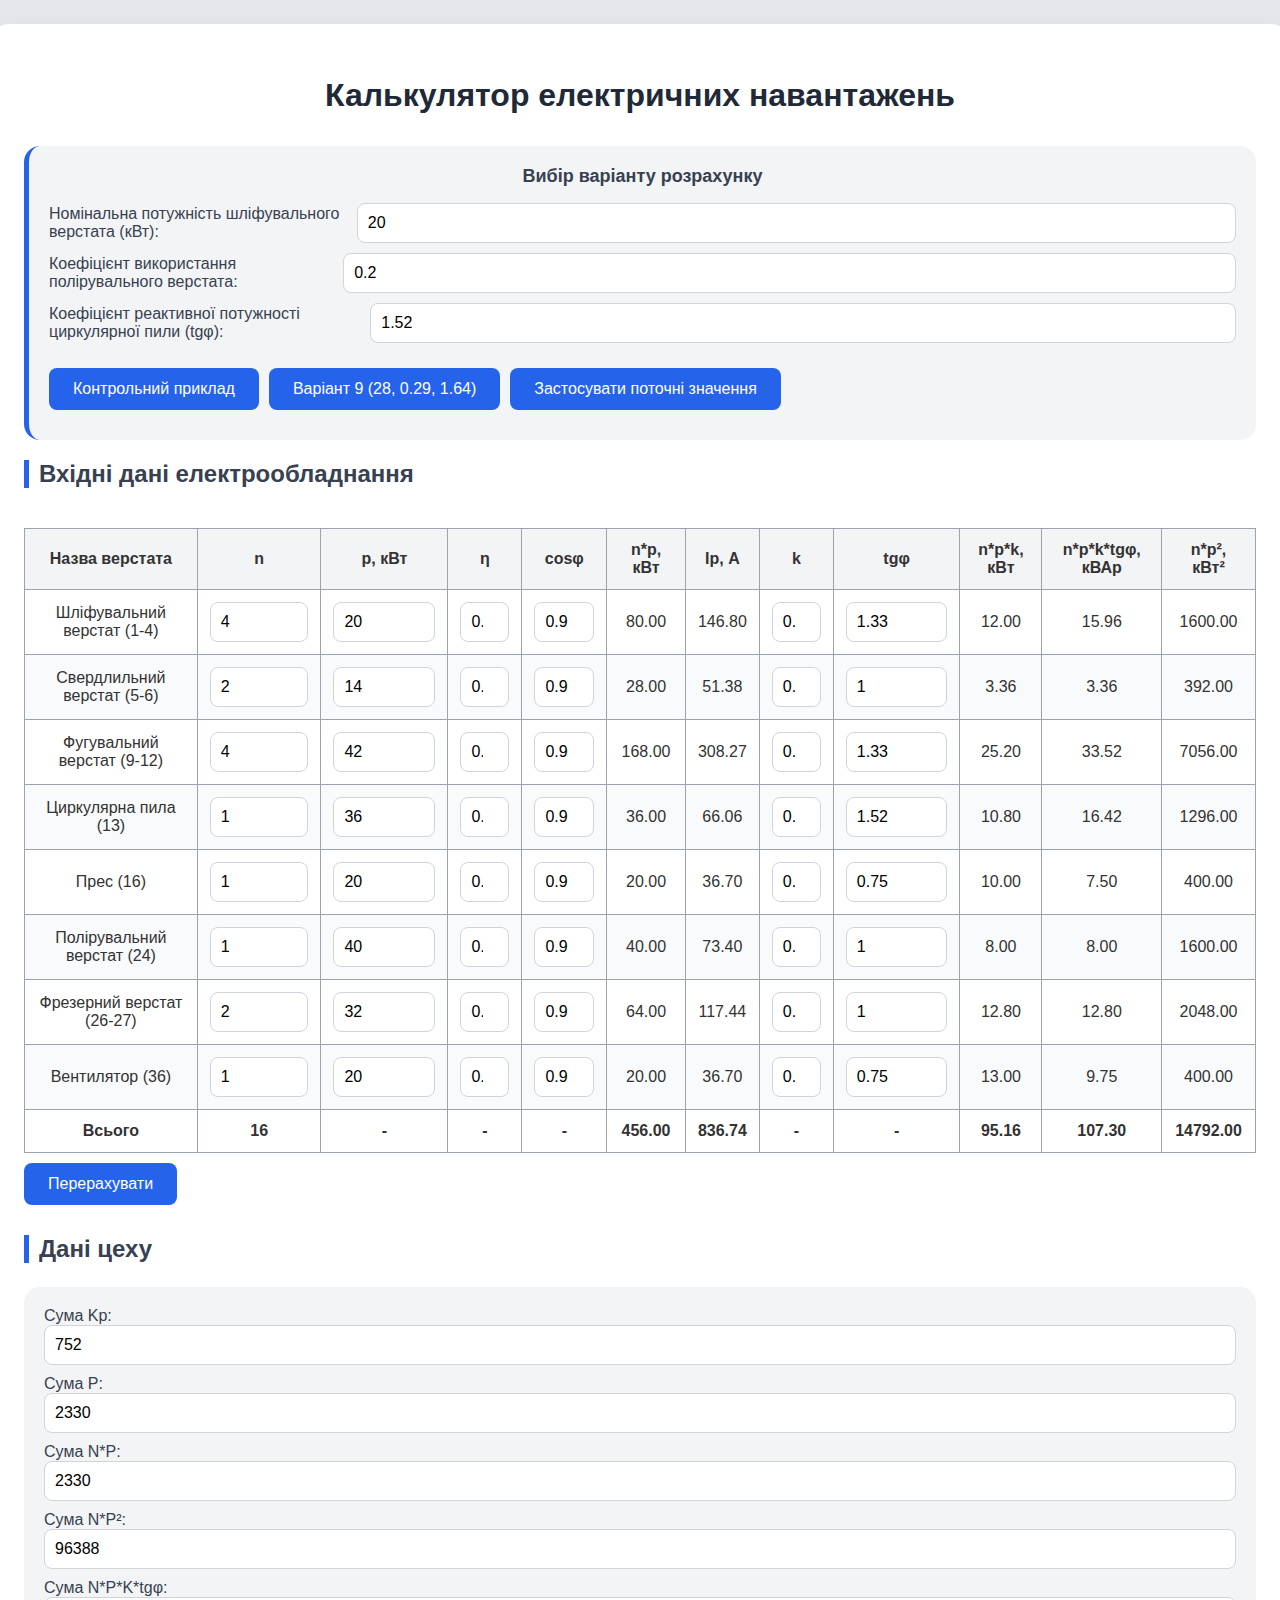
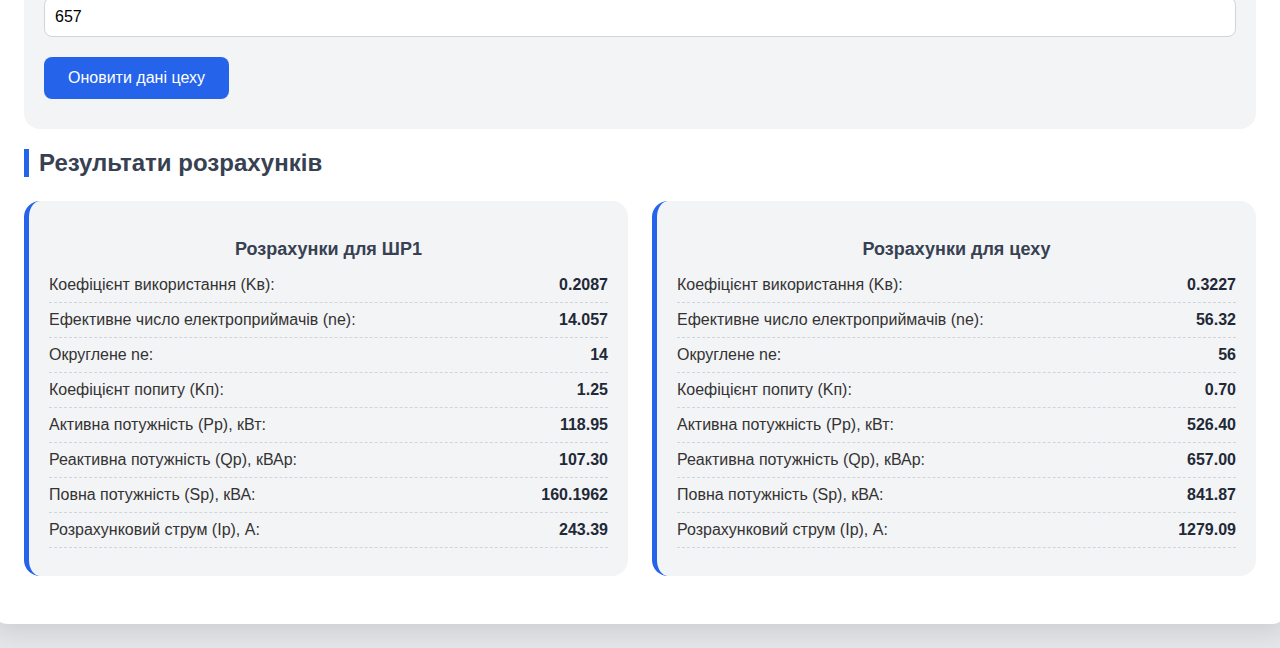
<file: 6/index.html>
<!DOCTYPE html>
<html lang="uk">
<head>
    <meta charset="UTF-8">
    <meta name="viewport" content="width=device-width, initial-scale=1.0">
    <title>Калькулятор електричних навантажень</title>
    <style>
        body {
            background-color: #e5e7eb;
            min-height: 100vh;
            margin: 0;
            padding: 24px;
            display: flex;
            flex-direction: column;
            align-items: center;
            justify-content: center;
            font-family: 'Segoe UI', Tahoma, Geneva, Verdana, sans-serif;
            color: #333;
        }
        .container {
            background: #fff;
            border-radius: 1rem;
            box-shadow: 0 10px 25px 0 rgba(0,0,0,0.1);
            padding: 32px;
            width: 100%;
            max-width: 1500px;
        }
        h1 {
            font-size: 2rem;
            font-weight: bold;
            text-align: center;
            margin-bottom: 32px;
            color: #1f2937;
        }
        h2 {
            font-size: 1.5rem;
            font-weight: 600;
            margin-bottom: 24px;
            color: #374151;
            border-left: 5px solid #2563eb;
            padding-left: 10px;
        }
        h3 {
            font-size: 1.125rem;
            font-weight: 600;
            margin-bottom: 16px;
            color: #374151;
            text-align: center;
        }
        table {
            width: 100%;
            margin-top: 16px;
            border-collapse: collapse;
            border: 1px solid #9ca3af;
            background: #fff;
        }
        th, td {
            border: 1px solid #9ca3af;
            padding: 12px;
            text-align: center;
        }
        thead tr {
            background-color: #f3f4f6;
        }
        tr:nth-child(even) {
            background-color: #f9fafb;
        }
        input[type="number"] {
            width: 100%;
            padding: 10px;
            border: 1px solid #d1d5db;
            border-radius: 0.5rem;
            font-size: 1rem;
            box-sizing: border-box;
        }
        input[type="number"]:focus {
            outline: none;
            border-color: #2563eb;
        }
        button {
            background-color: #2563eb;
            color: #fff;
            border: none;
            padding: 12px 24px;
            border-radius: 0.5rem;
            cursor: pointer;
            margin: 10px 0;
            font-size: 1rem;
            font-weight: 500;
            transition: background 0.2s;
        }
        button:hover {
            background-color: #1d4ed8;
        }
        .results-container {
            display: flex;
            flex-wrap: wrap;
            gap: 24px;
        }
        .results-section {
            flex: 1;
            min-width: 300px;
            background-color: #f3f4f6;
            padding: 20px;
            border-radius: 1rem;
            border-left: 5px solid #2563eb;
            margin-bottom: 16px;
        }
        .result-row {
            display: flex;
            justify-content: space-between;
            margin-bottom: 8px;
            padding-bottom: 8px;
            border-bottom: 1px dashed #d1d5db;
        }
        .result-value {
            font-weight: bold;
            color: #1f2937;
        }
        .table-container {
            overflow-x: auto;
        }
        .workshop-data {
            background-color: #f3f4f6;
            padding: 20px;
            border-radius: 1rem;
            margin: 20px 0;
        }
        .workshop-data input {
            margin-bottom: 10px;
        }
        .workshop-data label {
            display: inline-block;
            width: 170px;
            color: #374151;
            font-weight: 500;
        }
        .variant-selector {
            margin: 20px 0;
            padding: 20px;
            background-color: #f3f4f6;
            border-radius: 1rem;
            border-left: 5px solid #2563eb;
        }
        .variant-selector h3 {
            margin-top: 0;
            color: #374151;
        }
        .variant-row {
            display: flex;
            align-items: center;
            margin-bottom: 10px;
        }
        .variant-row label {
            margin-right: 10px;
            min-width: 250px;
            color: #374151;
            font-weight: 500;
        }
        .variant-presets {
            display: flex;
            gap: 10px;
            margin-top: 15px;
        }
        @media (max-width: 900px) {
            .results-container {
                flex-direction: column;
            }
            .results-section {
                min-width: unset;
            }
        }
    </style>
</head>
<body>
    <div class="container">
        <h1>Калькулятор електричних навантажень</h1>
        
        <div class="variant-selector">
            <h3>Вибір варіанту розрахунку</h3>
            <div class="variant-row">
                <label for="grinding-power">Номінальна потужність шліфувального верстата (кВт):</label>
                <input type="number" id="grinding-power" value="20" step="0.1" min="0">
            </div>
            <div class="variant-row">
                <label for="polishing-k">Коефіцієнт використання полірувального верстата:</label>
                <input type="number" id="polishing-k" value="0.2" step="0.01" min="0" max="1">
            </div>
            <div class="variant-row">
                <label for="circular-tg">Коефіцієнт реактивної потужності циркулярної пили (tgφ):</label>
                <input type="number" id="circular-tg" value="1.52" step="0.01" min="0">
            </div>
            <div class="variant-presets">
                <button onclick="loadVariant1()">Контрольний приклад</button>
                <button onclick="loadVariant2()">Варіант 9 (28, 0.29, 1.64)</button>
                <button onclick="loadCustomVariant()">Застосувати поточні значення</button>
            </div>
        </div>
        
        <h2>Вхідні дані електрообладнання</h2>
        <div class="table-container">
            <table id="input-table">
                <thead>
                    <tr>
                        <th>Назва верстата</th>
                        <th>n</th>
                        <th>p, кВт</th>
                        <th>η</th>
                        <th>cosφ</th>
                        <th>n*p, кВт</th>
                        <th>Ip, А</th>
                        <th>k</th>
                        <th>tgφ</th>
                        <th>n*p*k, кВт</th>
                        <th>n*p*k*tgφ, кВАр</th>
                        <th>n*p², кВт²</th>
                    </tr>
                </thead>
                <tbody>
                </tbody>
                <tfoot>
                    <tr>
                        <th>Всього</th>
                        <th id="total-n">0</th>
                        <th>-</th>
                        <th>-</th>
                        <th>-</th>
                        <th id="total-np">0</th>
                        <th id="total-ip">0</th>
                        <th>-</th>
                        <th>-</th>
                        <th id="total-npk">0</th>
                        <th id="total-npktg">0</th>
                        <th id="total-np2">0</th>
                    </tr>
                </tfoot>
            </table>
        </div>
        
        <button id="calculate-btn" onclick="calculateAll()">Перерахувати</button>
        
        <h2>Дані цеху</h2>
        <div class="workshop-data">
            <div>
                <label for="workshop-kp">Сума Kp:</label>
                <input type="number" id="workshop-kp" value="752" step="0.1">
            </div>
            <div>
                <label for="workshop-p">Сума P:</label>
                <input type="number" id="workshop-p" value="2330" step="0.1">
            </div>
            <div>
                <label for="workshop-np">Сума N*P:</label>
                <input type="number" id="workshop-np" value="2330" step="0.1">
            </div>
            <div>
                <label for="workshop-np2">Сума N*P²:</label>
                <input type="number" id="workshop-np2" value="96388" step="0.1">
            </div>
            <div>
                <label for="workshop-npktg">Сума N*P*K*tgφ:</label>
                <input type="number" id="workshop-npktg" value="657" step="0.1">
            </div>
            <button onclick="updateWorkshopData()">Оновити дані цеху</button>
        </div>
        
        <h2>Результати розрахунків</h2>
        <div class="results-container">
            <div class="results-section">
                <h3>Розрахунки для ШР1</h3>
                <div class="result-row">
                    <span>Коефіцієнт використання (Kв):</span>
                    <span class="result-value" id="kv-result">0</span>
                </div>
                <div class="result-row">
                    <span>Ефективне число електроприймачів (ne):</span>
                    <span class="result-value" id="ne-result">0</span>
                </div>
                <div class="result-row">
                    <span>Округлене ne:</span>
                    <span class="result-value" id="ne-rounded">0</span>
                </div>
                <div class="result-row">
                    <span>Коефіцієнт попиту (Kп):</span>
                    <span class="result-value" id="kp-result">0</span>
                </div>
                <div class="result-row">
                    <span>Активна потужність (Pр), кВт:</span>
                    <span class="result-value" id="pp-result">0</span>
                </div>
                <div class="result-row">
                    <span>Реактивна потужність (Qр), кВАр:</span>
                    <span class="result-value" id="qp-result">0</span>
                </div>
                <div class="result-row">
                    <span>Повна потужність (Sр), кВА:</span>
                    <span class="result-value" id="sp-result">0</span>
                </div>
                <div class="result-row">
                    <span>Розрахунковий струм (Iр), А:</span>
                    <span class="result-value" id="ip-result">0</span>
                </div>
            </div>
            
            <div class="results-section">
                <h3>Розрахунки для цеху</h3>
                <div class="result-row">
                    <span>Коефіцієнт використання (Kв):</span>
                    <span class="result-value" id="kv-workshop">0</span>
                </div>
                <div class="result-row">
                    <span>Ефективне число електроприймачів (ne):</span>
                    <span class="result-value" id="ne-workshop">0</span>
                </div>
                <div class="result-row">
                    <span>Округлене ne:</span>
                    <span class="result-value" id="ne-workshop-rounded">0</span>
                </div>
                <div class="result-row">
                    <span>Коефіцієнт попиту (Kп):</span>
                    <span class="result-value" id="kp-workshop">0</span>
                </div>
                <div class="result-row">
                    <span>Активна потужність (Pр), кВт:</span>
                    <span class="result-value" id="pp-workshop">0</span>
                </div>
                <div class="result-row">
                    <span>Реактивна потужність (Qр), кВАр:</span>
                    <span class="result-value" id="qp-workshop">0</span>
                </div>
                <div class="result-row">
                    <span>Повна потужність (Sр), кВА:</span>
                    <span class="result-value" id="sp-workshop">0</span>
                </div>
                <div class="result-row">
                    <span>Розрахунковий струм (Iр), А:</span>
                    <span class="result-value" id="ip-workshop">0</span>
                </div>
            </div>
        </div>
    </div>

    <script>
    const VARIANT_1 = [
        { name: "Токарний верстат (1-4)", n: 4, p: 10, eta: 0.89, cosphi: 0.5, k: 0.14, tgphi: 1.73 },
        { name: "Фрезерний верстат (5-8)", n: 4, p: 7, eta: 0.89, cosphi: 0.6, k: 0.14, tgphi: 1.33 },
        { name: "Свердлильний верстат (9-13)", n: 5, p: 4.5, eta: 0.89, cosphi: 0.6, k: 0.14, tgphi: 1.33 },
        { name: "Шліфувальний верстат (14-16)", n: 3, p: 12, eta: 0.89, cosphi: 0.6, k: 0.14, tgphi: 1.33 },
        { name: "Електропіч (17-18)", n: 2, p: 30, eta: 0.95, cosphi: 0.8, k: 0.75, tgphi: 0.75 }
    ];

    const BASE_DATA = [
        { name: "Шліфувальний верстат (1-4)", n: 4, p: 20, eta: 0.92, cosphi: 0.9, k: 0.15, tgphi: 1.33 },
        { name: "Свердлильний верстат (5-6)", n: 2, p: 14, eta: 0.92, cosphi: 0.9, k: 0.12, tgphi: 1 },
        { name: "Фугувальний верстат (9-12)", n: 4, p: 42, eta: 0.92, cosphi: 0.9, k: 0.15, tgphi: 1.33 },
        { name: "Циркулярна пила (13)", n: 1, p: 36, eta: 0.92, cosphi: 0.9, k: 0.3, tgphi: 1.52 },
        { name: "Прес (16)", n: 1, p: 20, eta: 0.92, cosphi: 0.9, k: 0.5, tgphi: 0.75 },
        { name: "Полірувальний верстат (24)", n: 1, p: 40, eta: 0.92, cosphi: 0.9, k: 0.2, tgphi: 1 },
        { name: "Фрезерний верстат (26-27)", n: 2, p: 32, eta: 0.92, cosphi: 0.9, k: 0.2, tgphi: 1 },
        { name: "Вентилятор (36)", n: 1, p: 20, eta: 0.92, cosphi: 0.9, k: 0.65, tgphi: 0.75 }
    ];

    let machines = [];
    let workshop = {
        sumKp: 752,
        sumP: 2330,
        sumNP: 2330,
        sumNP2: 96388,
        sumNPktg: 657
    };

    function setVariant1() {
        machines = VARIANT_1.map(obj => ({...obj}));
        renderTable();
        fillResults({
            kv: 0.2086, ne: 15, kp: 1.25, pp: 118.95, qp: 107.302, sp: 160.1962, ip: 313.02,
            kvW: 0.32, neW: 56, kpW: 0.7, ppW: 526.4, qpW: 459.9, spW: 699, ipW: 1385.263
        });
    }

    function setVariant2() {
        machines = BASE_DATA.map(obj => ({...obj}));
        machines[0].p = 28;
        machines[5].k = 0.29;
        machines[3].tgphi = 1.64;
        document.getElementById('grinding-power').value = 28;
        document.getElementById('polishing-k').value = 0.29;
        document.getElementById('circular-tg').value = 1.64;
        renderTable();
        calculate();
    }

    function setCustomVariant() {
        machines = BASE_DATA.map(obj => ({...obj}));
        machines[0].p = parseFloat(document.getElementById('grinding-power').value) || 20;
        machines[5].k = parseFloat(document.getElementById('polishing-k').value) || 0.2;
        machines[3].tgphi = parseFloat(document.getElementById('circular-tg').value) || 1.52;
        renderTable();
        calculate();
    }

    function renderTable() {
        const tbody = document.querySelector('#input-table tbody');
        tbody.innerHTML = '';
        machines.forEach((item, idx) => {
            const np = item.n * item.p;
            const ip = np * 1000 / (Math.sqrt(3) * 380 * item.cosphi * item.eta);
            const npk = np * item.k;
            const npktg = npk * item.tgphi;
            const np2 = item.n * Math.pow(item.p, 2);
            const row = document.createElement('tr');
            row.innerHTML = `
                <td>${item.name}</td>
                <td><input type="number" value="${item.n}" step="1" min="0" data-idx="${idx}" data-key="n"></td>
                <td><input type="number" value="${item.p}" step="0.1" min="0" data-idx="${idx}" data-key="p"></td>
                <td><input type="number" value="${item.eta}" step="0.01" min="0" max="1" data-idx="${idx}" data-key="eta"></td>
                <td><input type="number" value="${item.cosphi}" step="0.01" min="0" max="1" data-idx="${idx}" data-key="cosphi"></td>
                <td class="np">${np.toFixed(2)}</td>
                <td class="ip">${ip.toFixed(2)}</td>
                <td><input type="number" value="${item.k}" step="0.01" min="0" max="1" data-idx="${idx}" data-key="k"></td>
                <td><input type="number" value="${item.tgphi}" step="0.01" min="0" data-idx="${idx}" data-key="tgphi"></td>
                <td class="npk">${npk.toFixed(2)}</td>
                <td class="npktg">${npktg.toFixed(2)}</td>
                <td class="np2">${np2.toFixed(2)}</td>
            `;
            tbody.appendChild(row);
        });
        tbody.querySelectorAll('input').forEach(input => {
            input.addEventListener('input', onTableInput);
        });
    }

    function onTableInput(e) {
        const idx = +e.target.dataset.idx;
        const key = e.target.dataset.key;
        machines[idx][key] = parseFloat(e.target.value) || 0;
        renderTable();
        calculate();
    }

    function updateWorkshop() {
        workshop.sumKp = parseFloat(document.getElementById('workshop-kp').value) || 0;
        workshop.sumP = parseFloat(document.getElementById('workshop-p').value) || 0;
        workshop.sumNP = parseFloat(document.getElementById('workshop-np').value) || 0;
        workshop.sumNP2 = parseFloat(document.getElementById('workshop-np2').value) || 0;
        workshop.sumNPktg = parseFloat(document.getElementById('workshop-npktg').value) || 0;
        calculate();
    }

    function calculate() {
        let sumN = 0, sumNP = 0, sumIP = 0, sumNPK = 0, sumNPKtg = 0, sumNP2 = 0;
        machines.forEach(item => {
            const np = item.n * item.p;
            const ip = np * 1000 / (Math.sqrt(3) * 380 * item.cosphi * item.eta);
            const npk = np * item.k;
            const npktg = npk * item.tgphi;
            const np2 = item.n * Math.pow(item.p, 2);
            sumN += item.n;
            sumNP += np;
            sumIP += ip;
            sumNPK += npk;
            sumNPKtg += npktg;
            sumNP2 += np2;
        });

        document.getElementById('total-n').textContent = sumN;
        document.getElementById('total-np').textContent = sumNP.toFixed(2);
        document.getElementById('total-ip').textContent = sumIP.toFixed(2);
        document.getElementById('total-npk').textContent = sumNPK.toFixed(2);
        document.getElementById('total-npktg').textContent = sumNPKtg.toFixed(2);
        document.getElementById('total-np2').textContent = sumNP2.toFixed(2);

        const kv = sumNPK / sumNP;
        const ne = Math.pow(sumNP, 2) / sumNP2;
        const neRound = Math.round(ne);
        const kp = neRound <= 10 ? 1.5 : 1.25;
        const pp = kp * sumNPK;
        const qp = sumNPKtg;
        const sp = Math.sqrt(pp * pp + qp * qp);
        const ip = sp * 1000 / (Math.sqrt(3) * 380);

        fillResults({
            kv, ne, neRound, kp, pp, qp, sp, ip,
            kvW: workshop.sumKp / workshop.sumP,
            neW: Math.pow(workshop.sumNP, 2) / workshop.sumNP2,
            neWround: Math.round(Math.pow(workshop.sumNP, 2) / workshop.sumNP2)
        });
    }

    function fillResults(res) {
        document.getElementById('kv-result').textContent = (res.kv ?? 0).toFixed(4);
        document.getElementById('ne-result').textContent = (res.ne ?? 0).toFixed(3);
        document.getElementById('ne-rounded').textContent = res.neRound ?? 0;
        document.getElementById('kp-result').textContent = (res.kp ?? 0).toFixed(2);
        document.getElementById('pp-result').textContent = (res.pp ?? 0).toFixed(2);
        document.getElementById('qp-result').textContent = (res.qp ?? 0).toFixed(2);
        document.getElementById('sp-result').textContent = (res.sp ?? 0).toFixed(4);
        document.getElementById('ip-result').textContent = (res.ip ?? 0).toFixed(2);

        // Для цеху
        const kvW = res.kvW ?? 0;
        const neW = res.neW ?? 0;
        const neWround = res.neWround ?? 0;
        let kpW = 1.0;
        if (neWround > 50) kpW = 0.7;
        else if (neWround > 30) kpW = 0.8;
        else if (neWround > 10) kpW = 0.9;

        const ppW = kpW * workshop.sumKp;
        const qpW = workshop.sumNPktg;
        const spW = Math.sqrt(ppW * ppW + qpW * qpW);
        const ipW = spW * 1000 / (Math.sqrt(3) * 380);

        document.getElementById('kv-workshop').textContent = kvW.toFixed(4);
        document.getElementById('ne-workshop').textContent = neW.toFixed(2);
        document.getElementById('ne-workshop-rounded').textContent = neWround;
        document.getElementById('kp-workshop').textContent = kpW.toFixed(2);
        document.getElementById('pp-workshop').textContent = ppW.toFixed(2);
        document.getElementById('qp-workshop').textContent = qpW.toFixed(2);
        document.getElementById('sp-workshop').textContent = spW.toFixed(2);
        document.getElementById('ip-workshop').textContent = ipW.toFixed(2);
    }

    window.onload = function() {
        machines = BASE_DATA.map(obj => ({...obj}));
        renderTable();
        calculate();
        document.getElementById('calculate-btn').onclick = calculate;
        document.querySelectorAll('.variant-presets button')[0].onclick = setVariant1;
        document.querySelectorAll('.variant-presets button')[1].onclick = setVariant2;
        document.querySelectorAll('.variant-presets button')[2].onclick = setCustomVariant;
        document.querySelector('.workshop-data button').onclick = updateWorkshop;
    };
</script>
</body>
</html>
</file>
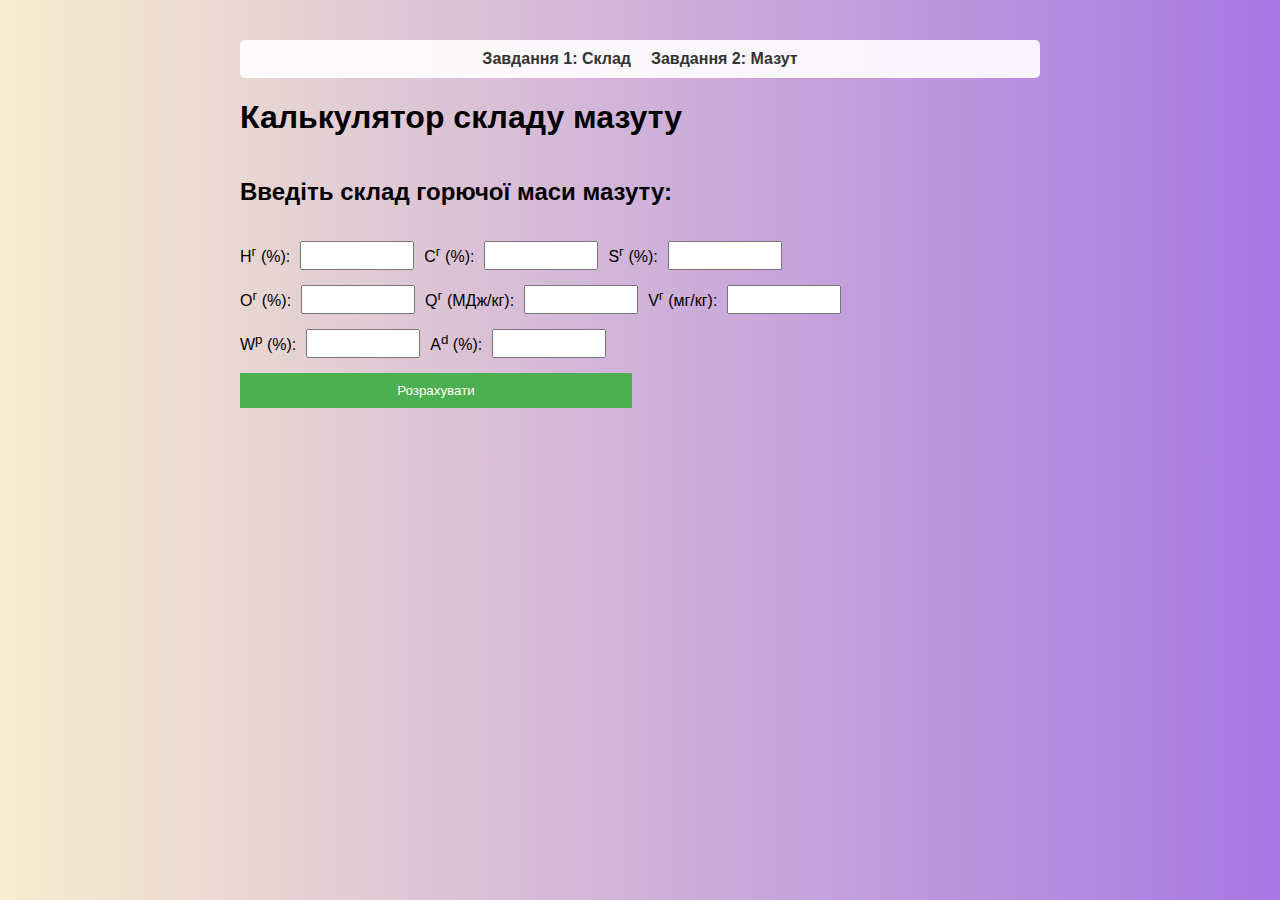
<file: 1/task2.html>
<!DOCTYPE html>
<html lang="uk">
<head>
    <meta charset="UTF-8">
    <meta name="viewport" content="width=device-width, initial-scale=1.0">
    <title>Веб-калькулятор мазуту</title>
    <link rel="stylesheet" href="./styles/main.css">
</head>
<body>

    <nav class="nav-menu">
        <ul>
            <li><a href="./index.html">Завдання 1: Склад</a></li>
            <li><a href="./task2.html">Завдання 2: Мазут</a></li>
        </ul>
    </nav>

    <h1>Калькулятор складу мазуту</h1>
    <div class="container">
        <h2>Введіть склад горючої маси мазуту:</h2>
        <div class="input-group">
            <label>H<sup>г</sup> (%):</label>
            <input type="number" id="hg" step="0.1" min="0" max="100">
            <label>C<sup>г</sup> (%):</label>
            <input type="number" id="cg" step="0.1" min="0" max="100">
            <label>S<sup>г</sup> (%):</label>
            <input type="number" id="sg" step="0.1" min="0" max="100">
        </div>
        <div class="input-group">
            <label>O<sup>г</sup> (%):</label>
            <input type="number" id="og" step="0.1" min="0" max="100">
            <label>Q<sup>г</sup> (МДж/кг):</label>
            <input type="number" id="qg" step="0.1" min="0">
            <label>V<sup>г</sup> (мг/кг):</label>
            <input type="number" id="vg" step="0.1" min="0">
        </div>
        <div class="input-group">
            <label>W<sup>p</sup> (%):</label>
            <input type="number" id="wp" step="0.1" min="0" max="100">
            <label>A<sup>d</sup> (%):</label>
            <input type="number" id="ad" step="0.1" min="0" max="100">
        </div>

        <div class="buttons">
            <button onclick="calculate()" id="button_1">Розрахувати</button>
        </div>
        
        <section>
            <div class="results" id="result" style="display: none;">
                <h3>Результати робочої маси:</h3>
                <h4>Склад робочої маси мазуту (%):</h4>
                <p>H<sup>p</sup>: <span id="hp"></span></p>
                <p>C<sup>p</sup>: <span id="cp"></span></p>
                <p>S<sup>p</sup>: <span id="sp"></span></p>
                <p>O<sup>p</sup>: <span id="op"></span></p>
                <p>A<sup>p</sup>: <span id="ap"></span></p>
                <h4>Додаткові параметри:</h4>
                <p>V<sup>p</sup> (мг/кг): <span id="vp"></span></p>
                <p>Q<sup>p</sup> (МДж/кг): <span id="qp"></span></p>
            </div>
        </section>
    </div>

    <script src="./scripts/task2.js"></script>
</body>
</html>
</file>
<file: 1/styles/main.css>
body {
    font-family: Arial, sans-serif;
    max-width: 800px;
    margin: 20px auto;
    padding: 20px;
    background: linear-gradient(to right, #f8edcf, #a777e3);
    width: 100%;
}



.nav-menu {
    background-color: rgba(255, 255, 255, 0.9);
    padding: 10px;
    border-radius: 5px;
    margin-bottom: 20px;
}

.nav-menu ul {
    list-style-type: none;
    padding: 0;
    margin: 0;
    display: flex;
    justify-content: center;
    gap: 20px;
}

.nav-menu a {
    text-decoration: none;
    color: #333;
    font-weight: bold;
}

.nav-menu a:hover {
    color: #4CAF50;
}



.container {
    display: grid;
    gap: 15px;
}

.input-group {
    display: flex;
    gap: 10px;
    align-items: center;
}

input {
    padding: 5px;
    width: 100px;
}

button {
    padding: 10px 20px;
    color: white;
    border: none;
    cursor: pointer;
    width: 49%;
}

#button_1{
    background-color: #4CAF50;

}

#button_2{
    background-color: #ba0000;

}

button:hover {
    background-color: #45a049;
}

.results {
    margin-top: 20px;
    padding: 15px;
    border: 1px solid #ddd;
    border-radius: 5px;
    background-color: #fff;
}
</file>
